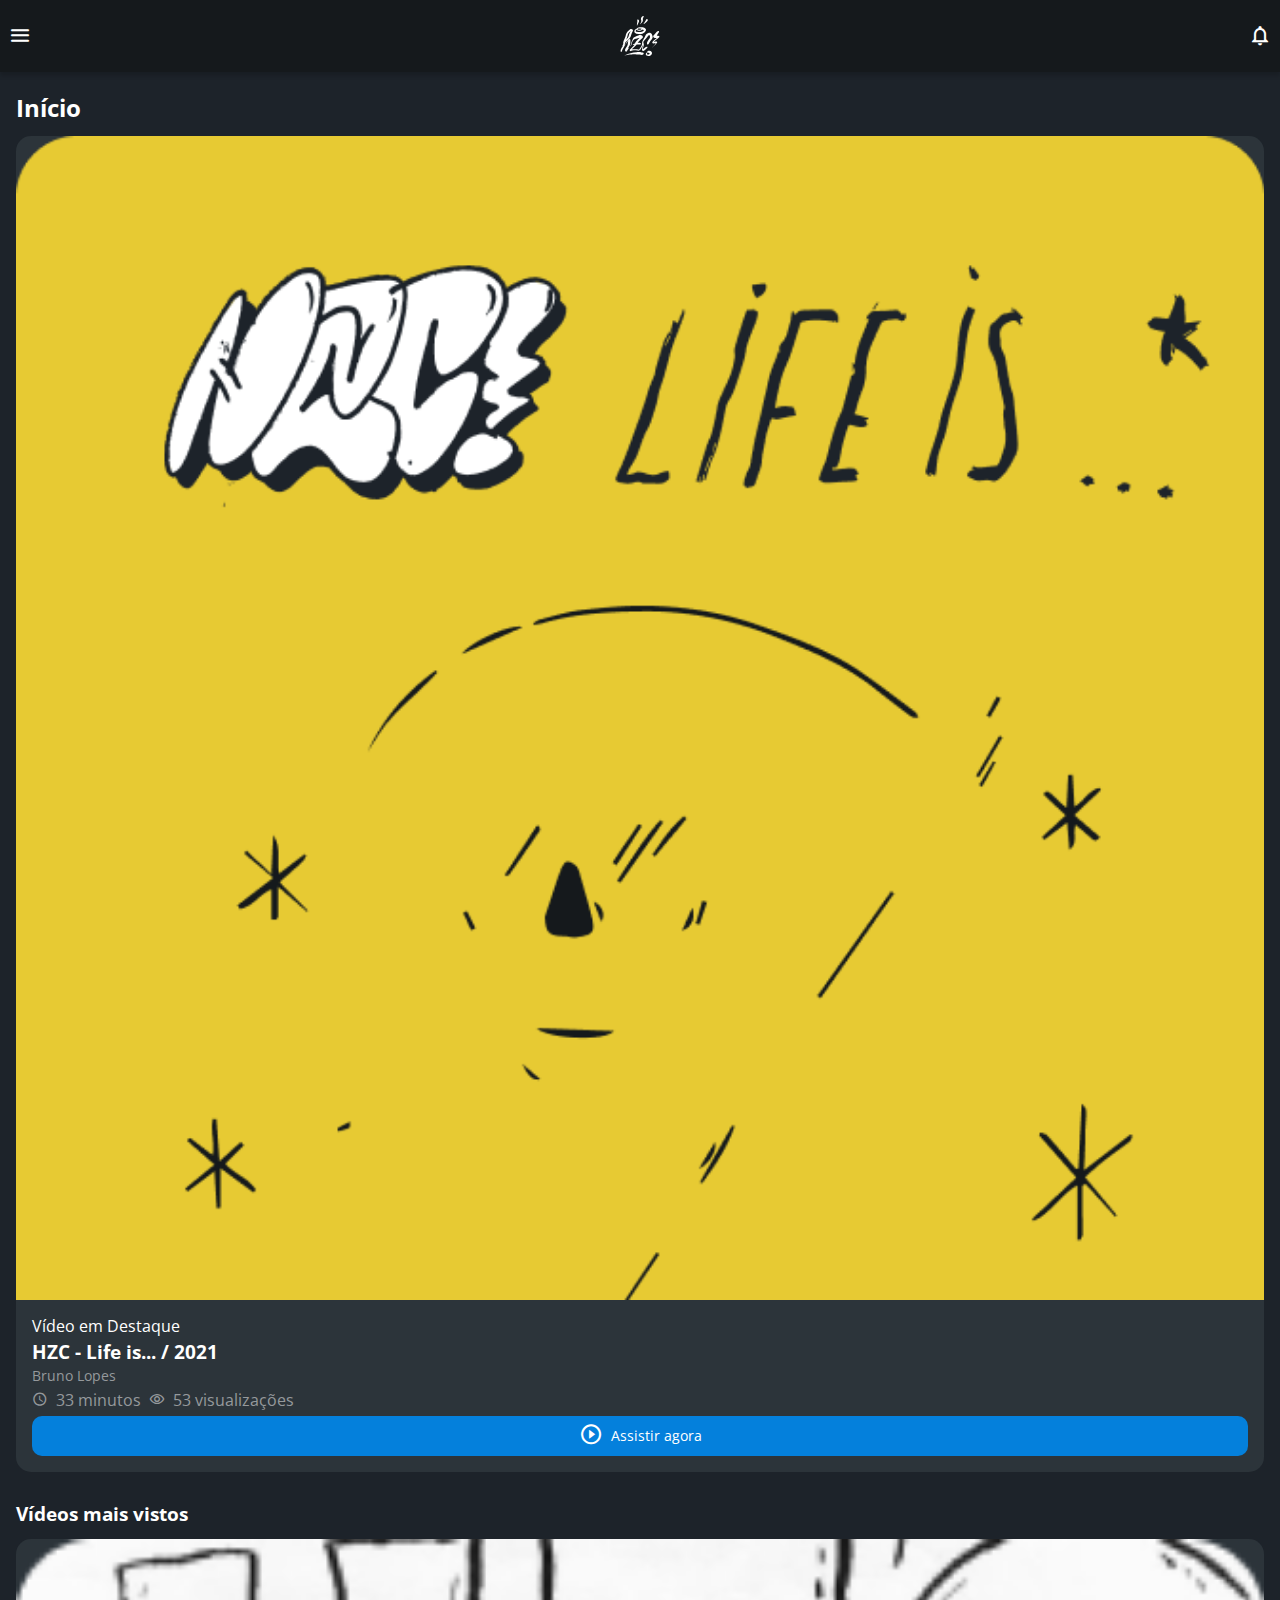
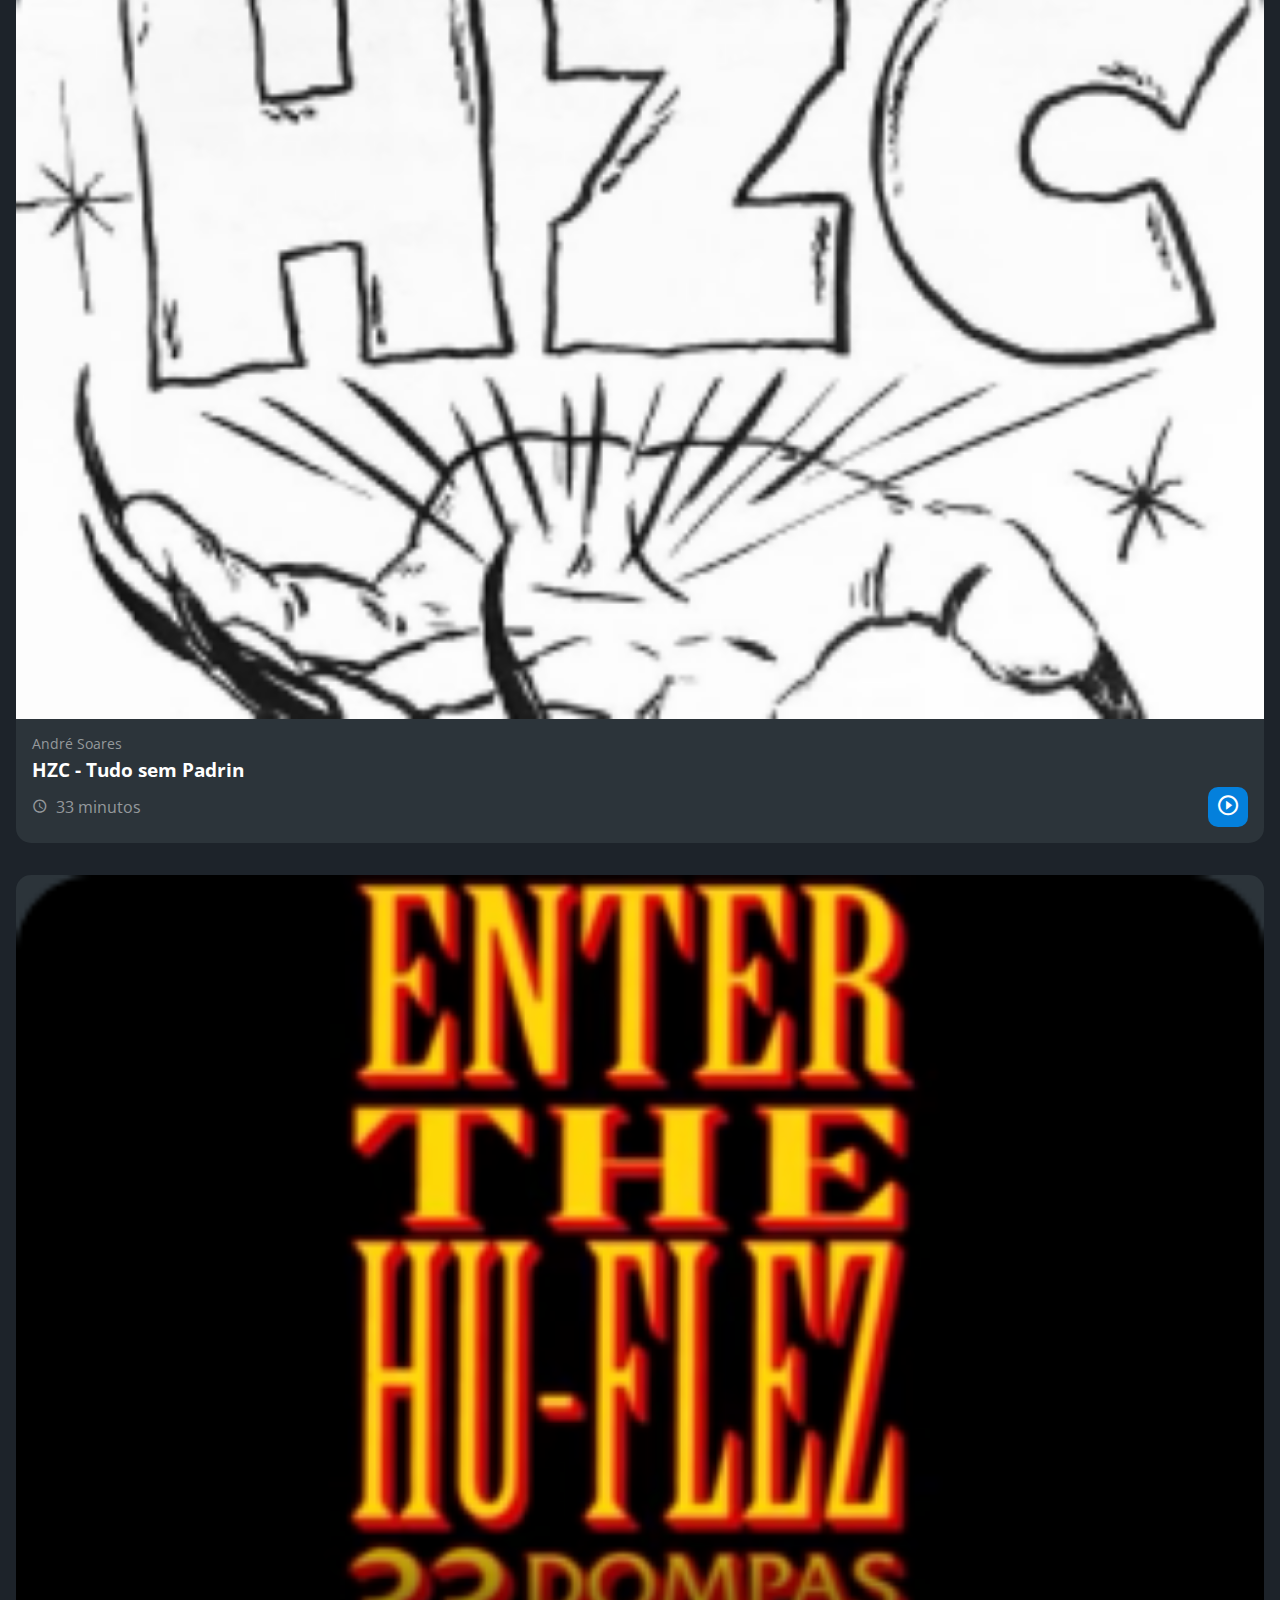
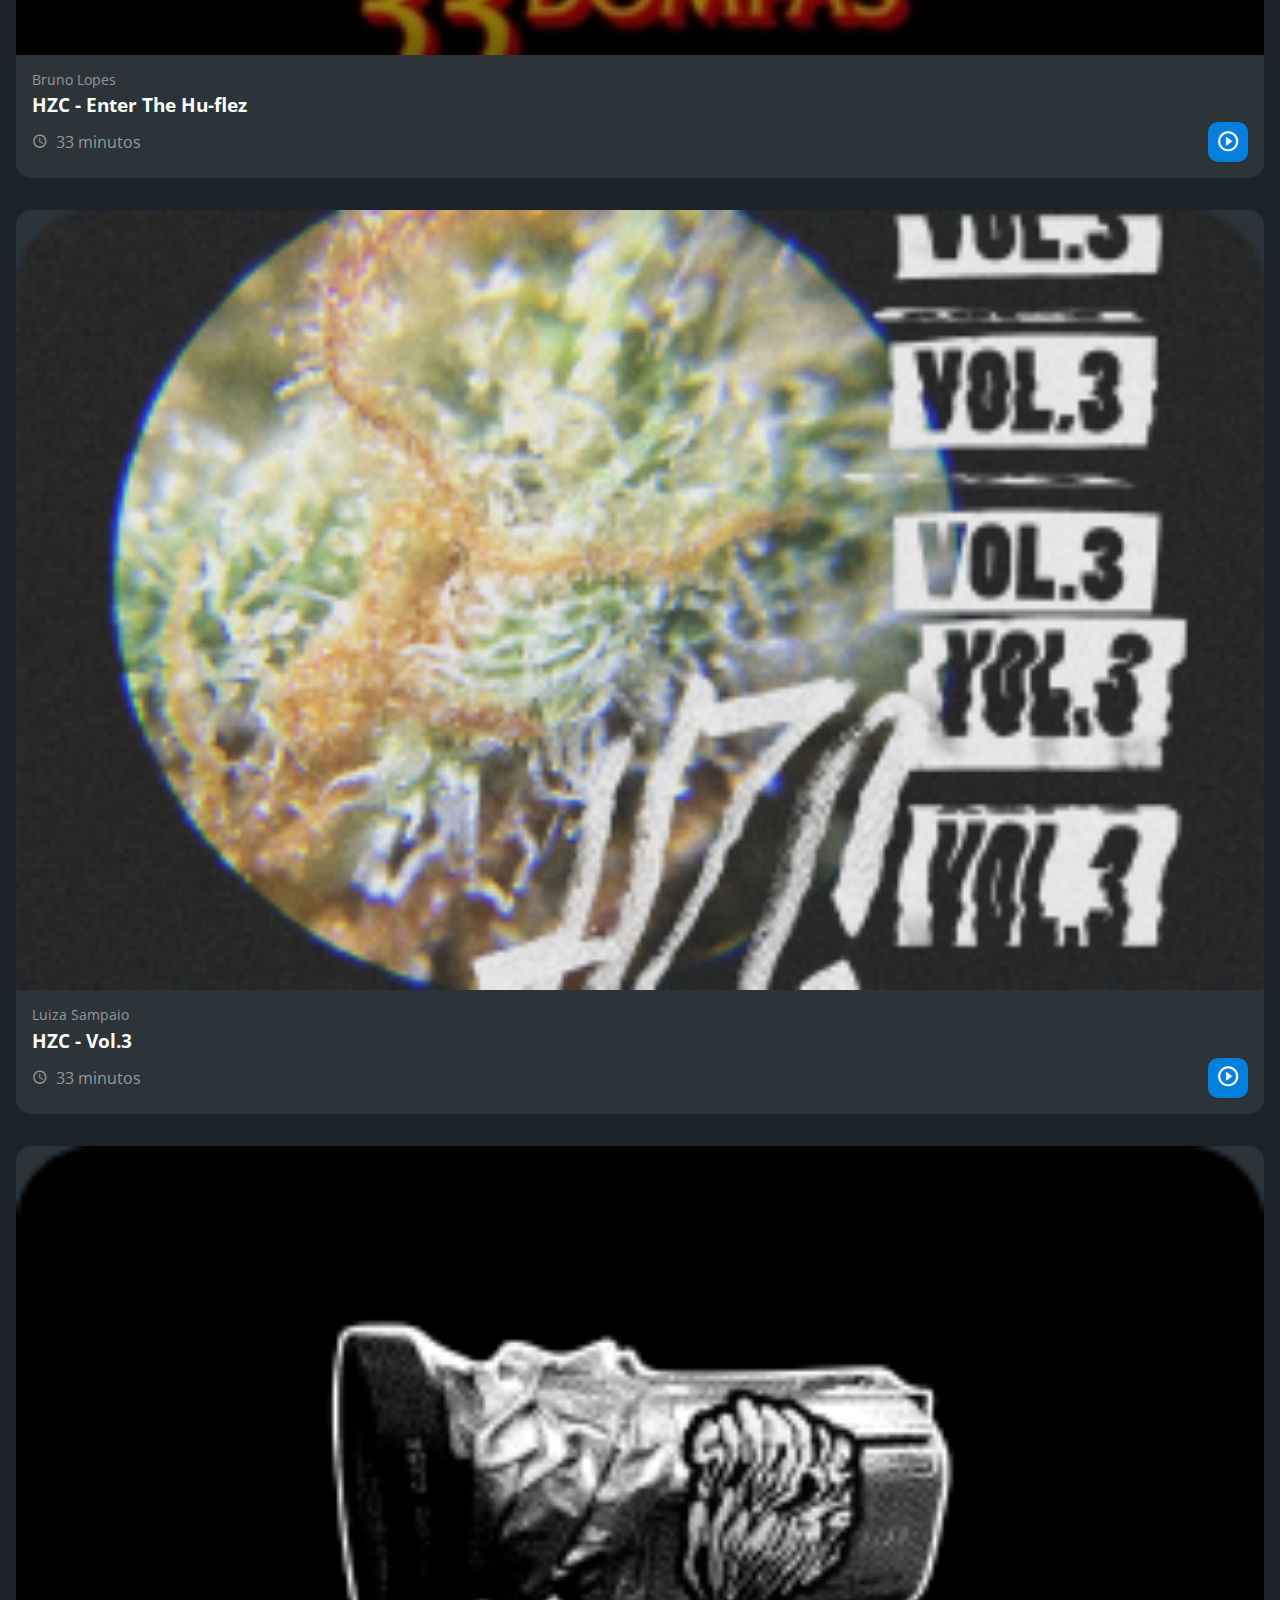
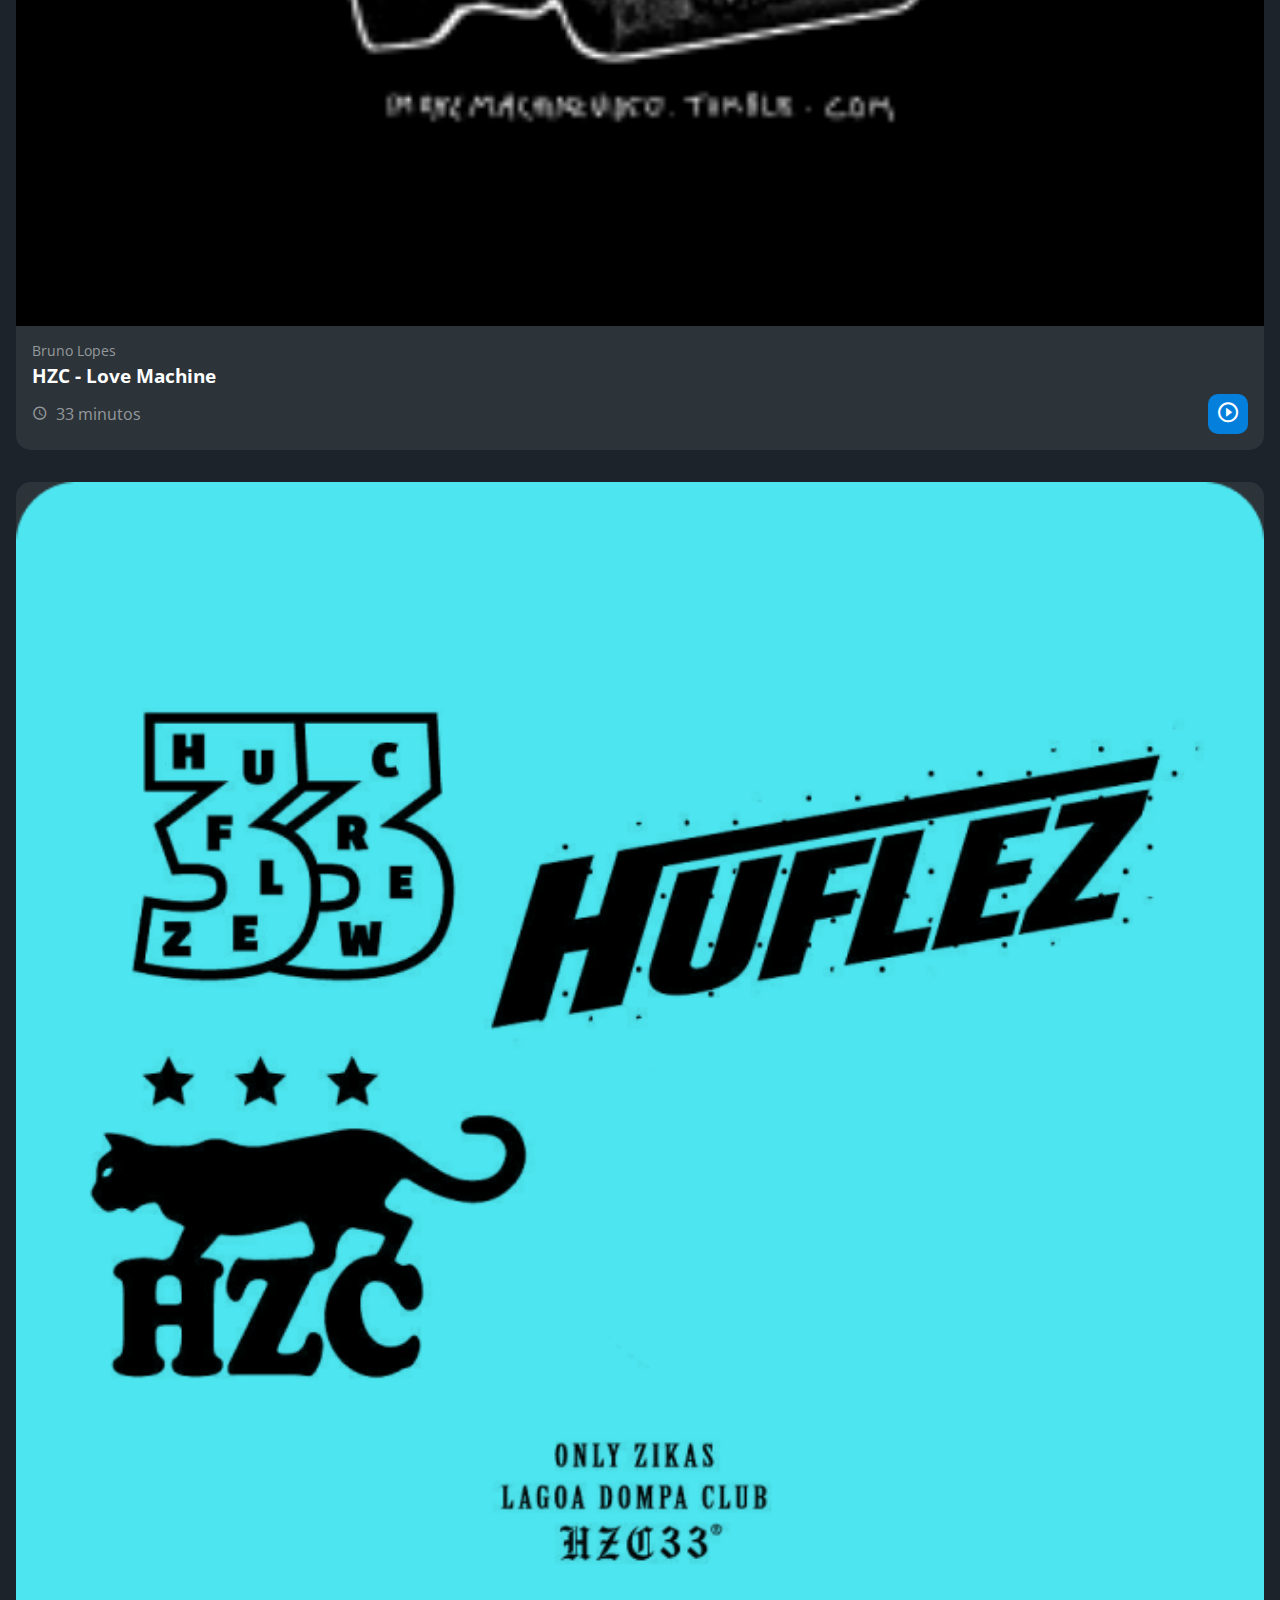
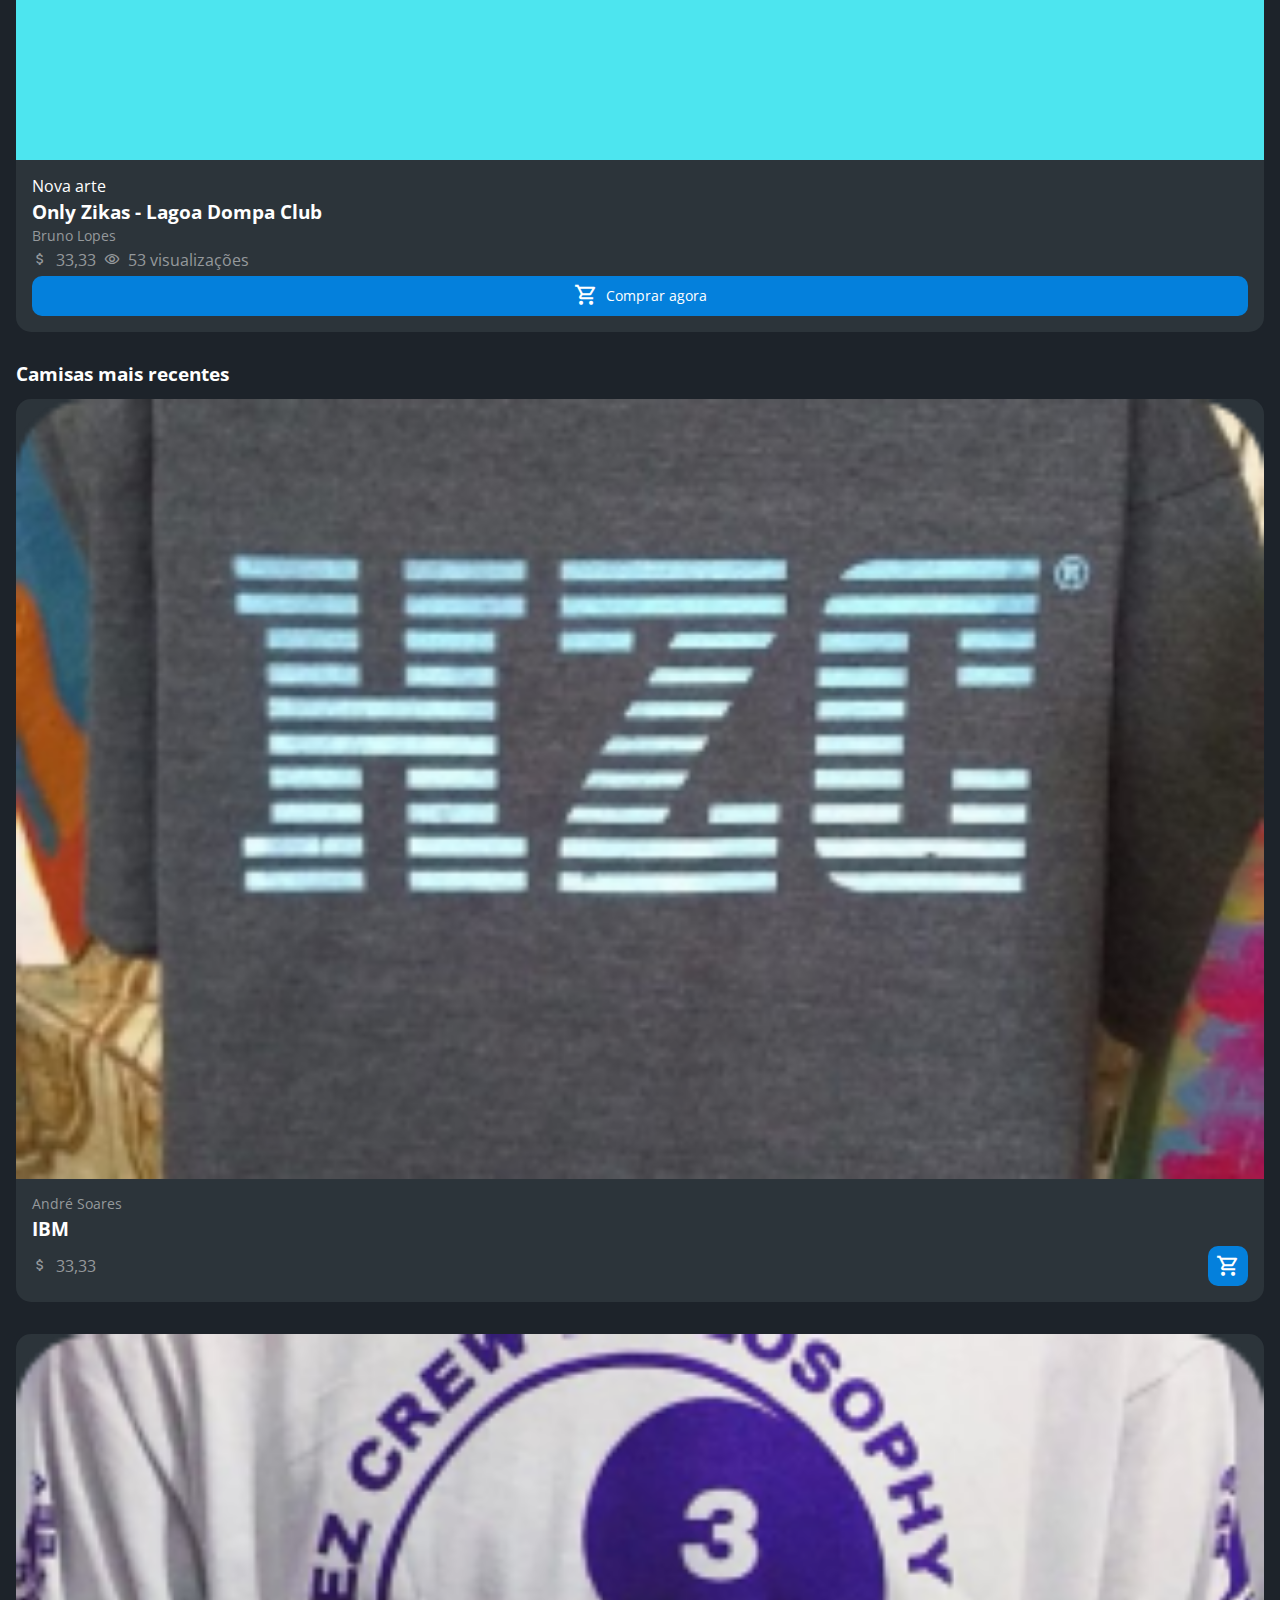
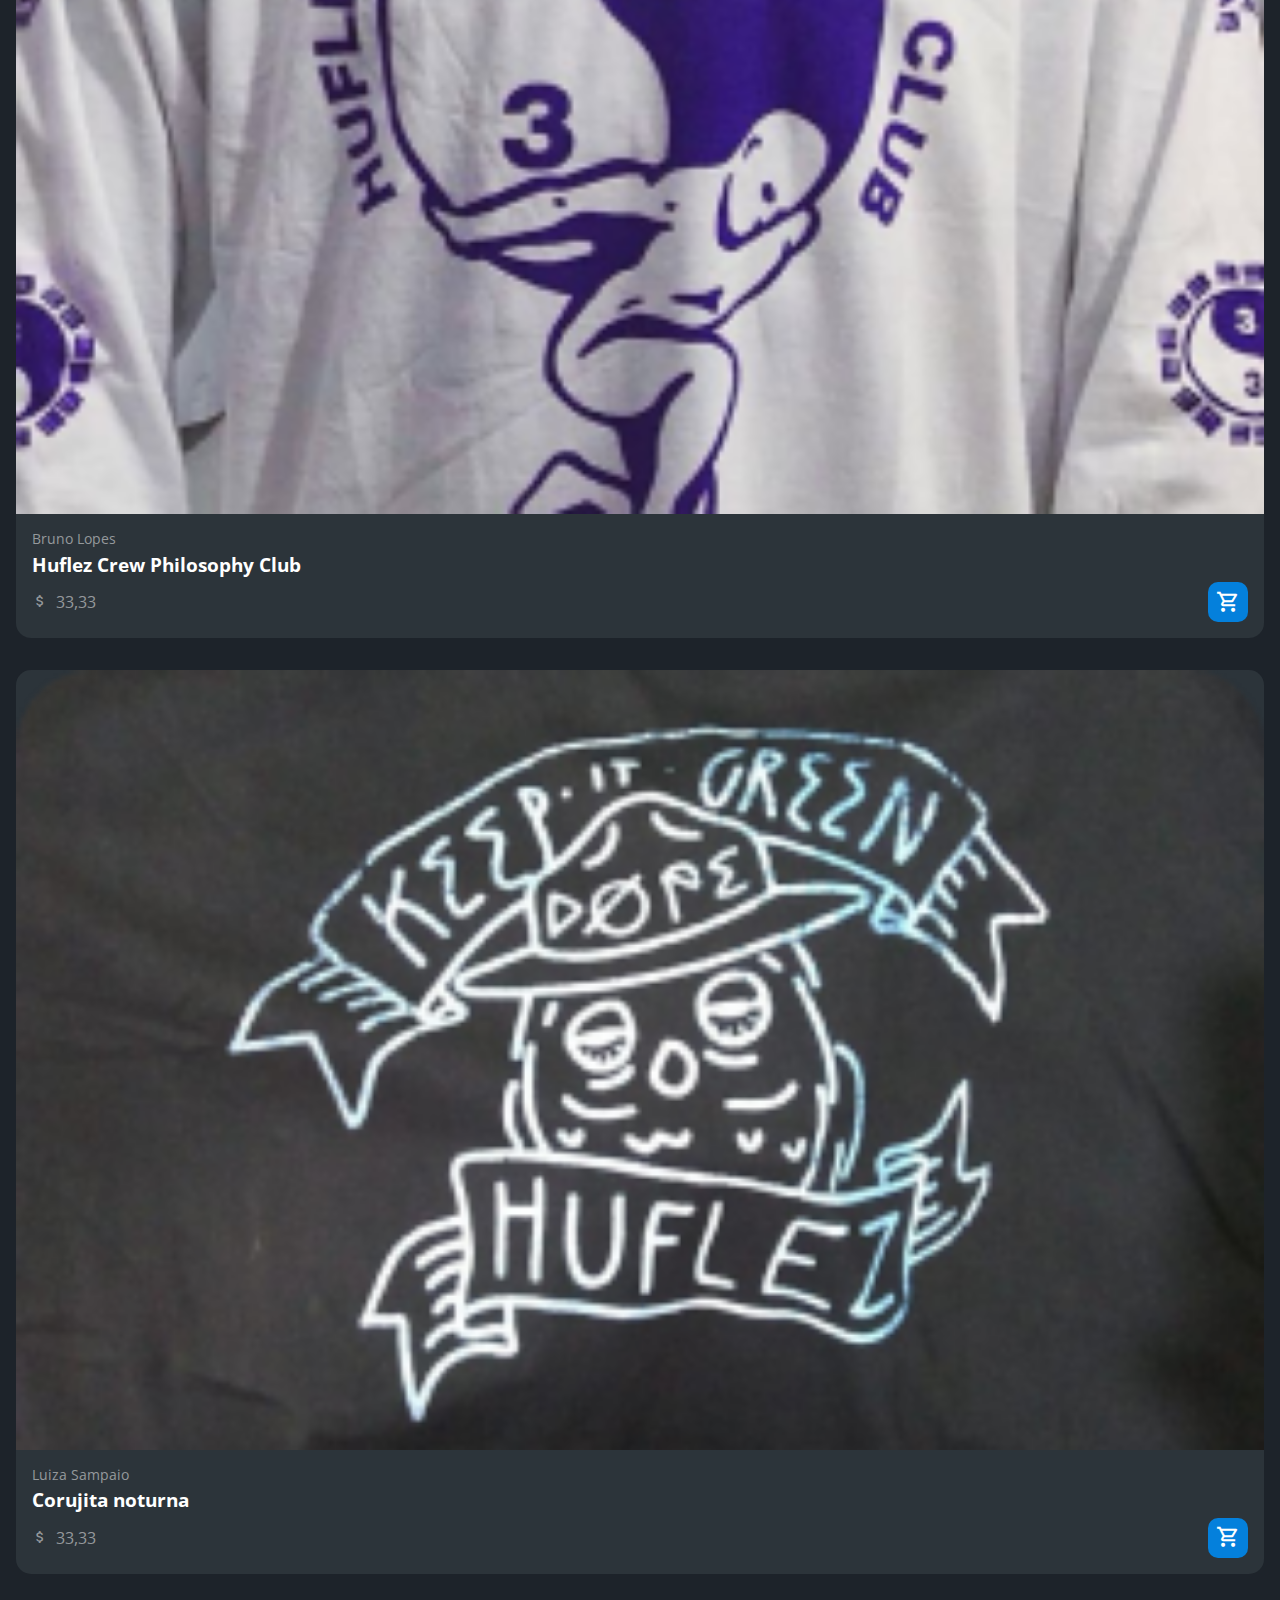
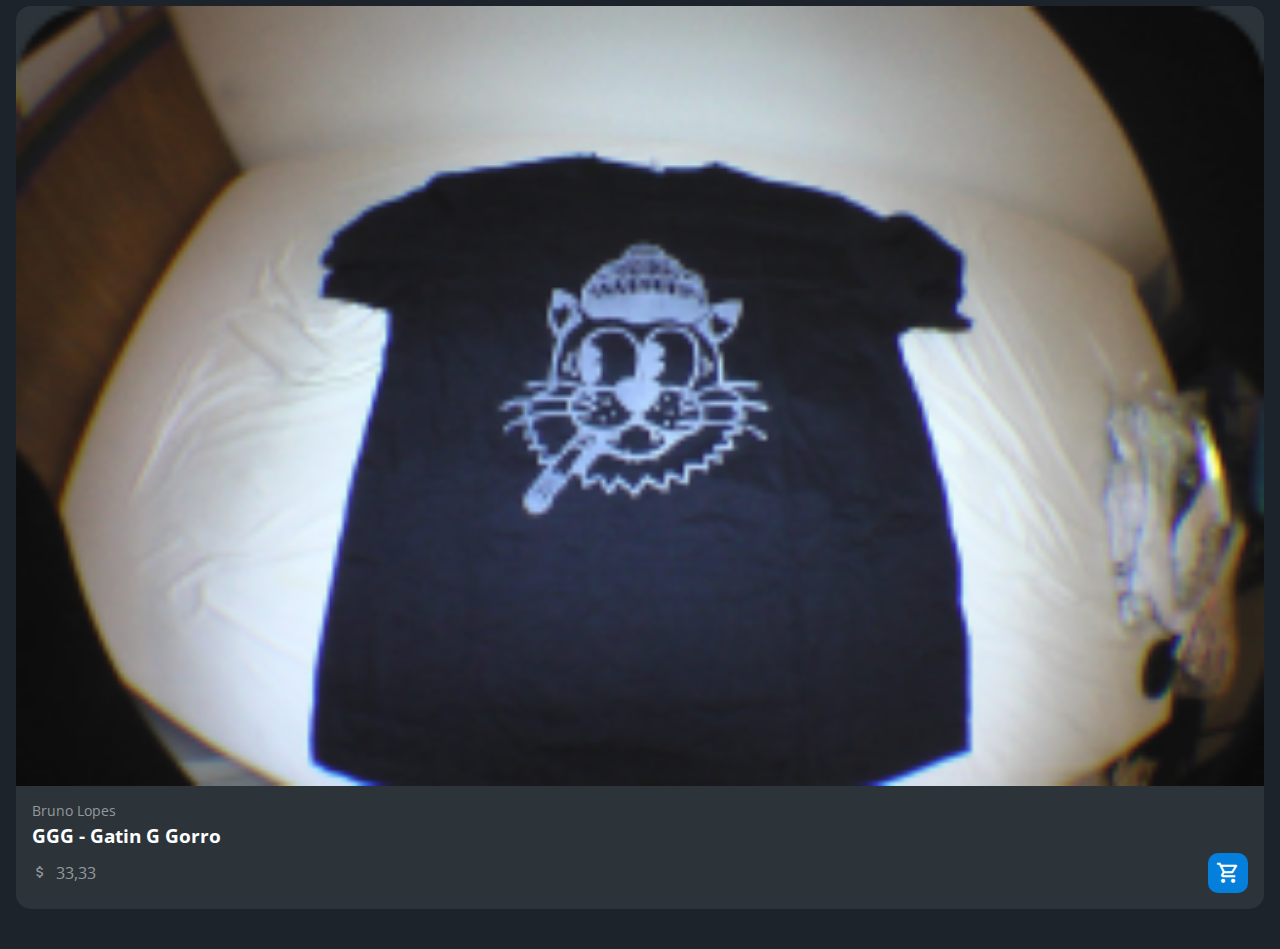
<file: index.html>
<!DOCTYPE html>
<html>
	<head>
		<meta charset="utf-8">
		<meta name="viewport" content="width=device-width, initial-scale=1">
		<title>HZC | Home</title>

		<link rel="preconnect" href="https://fonts.googleapis.com">
		<link rel="preconnect" href="https://fonts.gstatic.com" crossorigin>
		<link rel="stylesheet" href="https://fonts.googleapis.com/css2?family=Open+Sans:wght@400;600;700&display=swap">
		<link rel="stylesheet" href="assets/css/reset.css">
		<link rel="stylesheet" href="assets/css/stylos.css">
	</head>
	<body>
		<header class="header">
			<button class="header__menu" aria-label="menu"><i></i></button>
			<img src="assets/img/logo.svg" alt="Logotipo da HZC" class="header__logo">
			<p class="header__perfil">Bruno Lopes</p>
			<button class="header__notificacao" aria-label="Notificação"><i></i></button>
		</header>

		<nav class="menu-lateral">
			<img src="assets/img/logo.svg" alt="Logotipo da HZC" class="menu-lateral__logo">
			<a href="index.html" class="menu-lateral__link menu-lateral__link--inicio ">Início</a>
			<a href="videos.html" class="menu-lateral__link menu-lateral__link--videos">Videos</a>
			<a href="pico.html" class="menu-lateral__link menu-lateral__link--picos">Picos</a>
			<a href="#" class="menu-lateral__link menu-lateral__link--integrantes">Integrantes</a>
			<a href="#" class="menu-lateral__link menu-lateral__link--camisa">Camisa</a>
			<a href="#" class="menu-lateral__link menu-lateral__link--pinturas">Pinturas</a>
		</nav>

		<main class="principal">
			<h2 class="titulo-principal">Início</h2>

			<article class="cartao cartao--destaque destaque-video">
				<img src="assets/img/banner-mobile_1.png" alt="Banner do Cartao" class="cartao__imagem cartao__imagem--mobile">
				<img src="assets/img/banner_1.png" alt="Banner do Cartao" class="cartao__imagem cartao__imagem--desktop">

				<div class="cartao__conteudo">
					<p class="cartao__destaque">Vídeo em Destaque</p>
					<h3 class="cartao__titulo">HZC - Life is... / 2021</h3>
					<p class="cartao__perfil">Bruno Lopes</p>
					<p class="cartao__info cartao__info--tempo">33 minutos</p>
					<p class="cartao__info cartao__info--visu">53 visualizações</p>
					<button class="cartao__botao cartao__botao--play cartao__botao--destaque">Assistir agora</button>
				</div>
			</article>

			<article class="cartao cartao--recentes video-recente">
				<h3 class="cartao__titulo">Vídeos recentes</h3>
				<a href="#" class="cartao__link">Ver todos</a>
				<ul class="cartao__lista">
					<li class="cartao__item">
						<img src="assets/img/miniatura_1.png" alt="Thumbnail" class="cartao__item-thumbnail">
						<h4 class="cartao_item-titulo">HZC - Love Machine</h4>
						<p class="cartao__item-perfil">Júlia Fonseca</p>
					</li>
					<li class="cartao__item">
						<img src="assets/img/miniatura_2.png" alt="Thumbnail" class="cartao__item-thumbnail">
						<h4 class="cartao_item-titulo">HZC - Vol.3</h4>
						<p class="cartao__item-perfil">Júlia Fonseca</p>
					</li>
					<li class="cartao__item">
						<img src="assets/img/miniatura_3.png" alt="Thumbnail" class="cartao__item-thumbnail">
						<h4 class="cartao_item-titulo">HZC - Pescaria na Urca</h4>
						<p class="cartao__item-perfil">Júlia Fonseca</p>
					</li>
					<li class="cartao__item">
						<img src="assets/img/miniatura_4.png" alt="Thumbnail" class="cartao__item-thumbnail">
						<h4 class="cartao_item-titulo">Vidalcoagi - Guerreiros do Asfalto</h4>
						<p class="cartao__item-perfil">Júlia Fonseca</p>
					</li>
					<li class="cartao__item">
						<img src="assets/img/miniatura_5.png" alt="Thumbnail" class="cartao__item-thumbnail">
						<h4 class="cartao_item-titulo">Vidalocagi - Não importa o nível</h4>
						<p class="cartao__item-perfil">Júlia Fonseca</p>
					</li>
				</ul>
			</article>

			<section class="secao secao-videos">
					<h3 class="titulo-secao">Vídeos mais vistos</h3>

				<article class="cartao cartao--destaque">
					<img src="assets/img/video_1.png" alt="video" class="cartao__imagem">

					<div class="cartao__conteudo">
						<p class="cartao__perfil">André Soares</p>
						<h3 class="cartao__titulo">HZC - Tudo sem Padrin</h3>
						<p class="cartao__info cartao__info--tempo">33 minutos</p>
						<button class="cartao__botao cartao__botao--play" aria-label="Assistir agora"></button>
					</div>
				</article>

				<article class="cartao cartao--destaque">
					<img src="assets/img/video_2.png" alt="video" class="cartao__imagem">

					<div class="cartao__conteudo">
						<p class="cartao__perfil">Bruno Lopes</p>
						<h3 class="cartao__titulo">HZC - Enter The Hu-flez</h3>
						<p class="cartao__info cartao__info--tempo">33 minutos</p>
						<button class="cartao__botao cartao__botao--play" aria-label="Assistir agora"></button>
					</div>
				</article>

				<article class="cartao cartao--destaque">
					<img src="assets/img/video_3.png" alt="video" class="cartao__imagem">

					<div class="cartao__conteudo">
						<p class="cartao__perfil">Luiza Sampaio</p>
						<h3 class="cartao__titulo">HZC - Vol.3</h3>
						<p class="cartao__info cartao__info--tempo">33 minutos</p>
						<button class="cartao__botao cartao__botao--play" aria-label="Assistir agora"></button>
					</div>
				</article>

				<article class="cartao cartao--destaque">
					<img src="assets/img/video_4.png" alt="video" class="cartao__imagem">

					<div class="cartao__conteudo">
						<p class="cartao__perfil">Bruno Lopes</p>
						<h3 class="cartao__titulo">HZC - Love Machine</h3>
						<p class="cartao__info cartao__info--tempo">33 minutos</p>
						<button class="cartao__botao cartao__botao--play" aria-label="Assistir agora"></button>
					</div>
				</article>
			</section>

			<article class="cartao cartao--recentes produto-recente">
				<h3 class="cartao__titulo">Vídeos recentes</h3>
				<a href="#" class="cartao__link">Ver todos</a>
				<ul class="cartao__lista">
					<li class="cartao__item">
						<img src="assets/img/Rectangle 97.png" alt="Thumbnail" class="cartao__item-thumbnail">
						<h4 class="cartao_item-titulo">Sem título 01</h4>
						<p class="cartao__item-perfil">Antonio Tebyriçá</p>
					</li>
					<li class="cartao__item">
						<img src="assets/img/Rectangle 97 (1).png" alt="Thumbnail" class="cartao__item-thumbnail">
						<h4 class="cartao_item-titulo">Sem título 02</h4>
						<p class="cartao__item-perfil">Antonio Tebyriçá</p>
					</li>
					<li class="cartao__item">
						<img src="assets/img/Rectangle 97 (2).png" alt="Thumbnail" class="cartao__item-thumbnail">
						<h4 class="cartao_item-titulo">Segurança</h4>
						<p class="cartao__item-perfil">Raphael Gibson</p>
					</li>
					<li class="cartao__item">
						<img src="assets/img/Rectangle 97 (3).png" alt="Thumbnail" class="cartao__item-thumbnail">
						<h4 class="cartao_item-titulo">Malunguisse</h4>
						<p class="cartao__item-perfil">Carolina Canavarro</p>
					</li>
					<li class="cartao__item">
						<img src="assets/img/Rectangle 97 (4).png" alt="Thumbnail" class="cartao__item-thumbnail">
						<h4 class="cartao_item-titulo">Coroa da converse</h4>
						<p class="cartao__item-perfil">Nikolas de Murtas</p>
					</li>
					<li class="cartao__item">
						<img src="assets/img/Rectangle 97 (5).png" alt="Thumbnail" class="cartao__item-thumbnail">
						<h4 class="cartao_item-titulo">Segurança</h4>
						<p class="cartao__item-perfil">Raphael Gibson</p>
					</li>
					<li class="cartao__item">
						<img src="assets/img/Rectangle 97.png" alt="Thumbnail" class="cartao__item-thumbnail">
						<h4 class="cartao_item-titulo">Sem título 03</h4>
						<p class="cartao__item-perfil">Antonio Tebyriçá</p>
					</li>
				</ul>
			</article>

			<article class="cartao cartao--destaque destaque-produto">
				<img src="assets/img/banner-mobile_2.png" alt="Banner do Cartao" class="cartao__imagem cartao__imagem--mobile">
				<img src="assets/img/banner_2.png" alt="Banner do Cartao" class="cartao__imagem cartao__imagem--desktop">

				<div class="cartao__conteudo">
					<p class="cartao__destaque">Nova arte</p>
					<h3 class="cartao__titulo">Only Zikas - Lagoa Dompa Club</h3>
					<p class="cartao__perfil">Bruno Lopes</p>
					<p class="cartao__info cartao__info--preco">33,33</p>
					<p class="cartao__info cartao__info--visu">53 visualizações</p>
					<button class="cartao__botao cartao__botao--compra cartao__botao--destaque">Comprar agora</button>
				</div>
			</article>

			<section class="secao secao-produto">
					<h3 class="titulo-secao">Camisas mais recentes</h3>

				<article class="cartao cartao--destaque">
					<img src="assets/img/produto_1.png" alt="video" class="cartao__imagem">

					<div class="cartao__conteudo">
						<p class="cartao__perfil">André Soares</p>
						<h3 class="cartao__titulo">IBM</h3>
						<p class="cartao__info cartao__info--preco">33,33</p>
						<button class="cartao__botao cartao__botao--compra" aria-label="Assistir agora"></button>
					</div>
				</article>

				<article class="cartao cartao--destaque">
					<img src="assets/img/produto_2.png" alt="video" class="cartao__imagem">

					<div class="cartao__conteudo">
						<p class="cartao__perfil">Bruno Lopes</p>
						<h3 class="cartao__titulo">Huflez Crew Philosophy Club</h3>
						<p class="cartao__info cartao__info--preco">33,33</p>
						<button class="cartao__botao cartao__botao--compra" aria-label="Assistir agora"></button>
					</div>
				</article>

				<article class="cartao cartao--destaque">
					<img src="assets/img/produto_3.png" alt="video" class="cartao__imagem">

					<div class="cartao__conteudo">
						<p class="cartao__perfil">Luiza Sampaio</p>
						<h3 class="cartao__titulo">Corujita noturna</h3>
						<p class="cartao__info cartao__info--preco">33,33</p>
						<button class="cartao__botao cartao__botao--compra" aria-label="Assistir agora"></button>
					</div>
				</article>

				<article class="cartao cartao--destaque">
					<img src="assets/img/produto_4.png" alt="video" class="cartao__imagem">

					<div class="cartao__conteudo">
						<p class="cartao__perfil">Bruno Lopes</p>
						<h3 class="cartao__titulo">GGG - Gatin G Gorro</h3>
						<p class="cartao__info cartao__info--preco">33,33</p>
						<button class="cartao__botao cartao__botao--compra" aria-label="Assistir agora"></button>
					</div>
				</article>
			</section>
		</main>

		<script type="text/javascript" src="script.js"></script>
	</body>
</html>
</file>
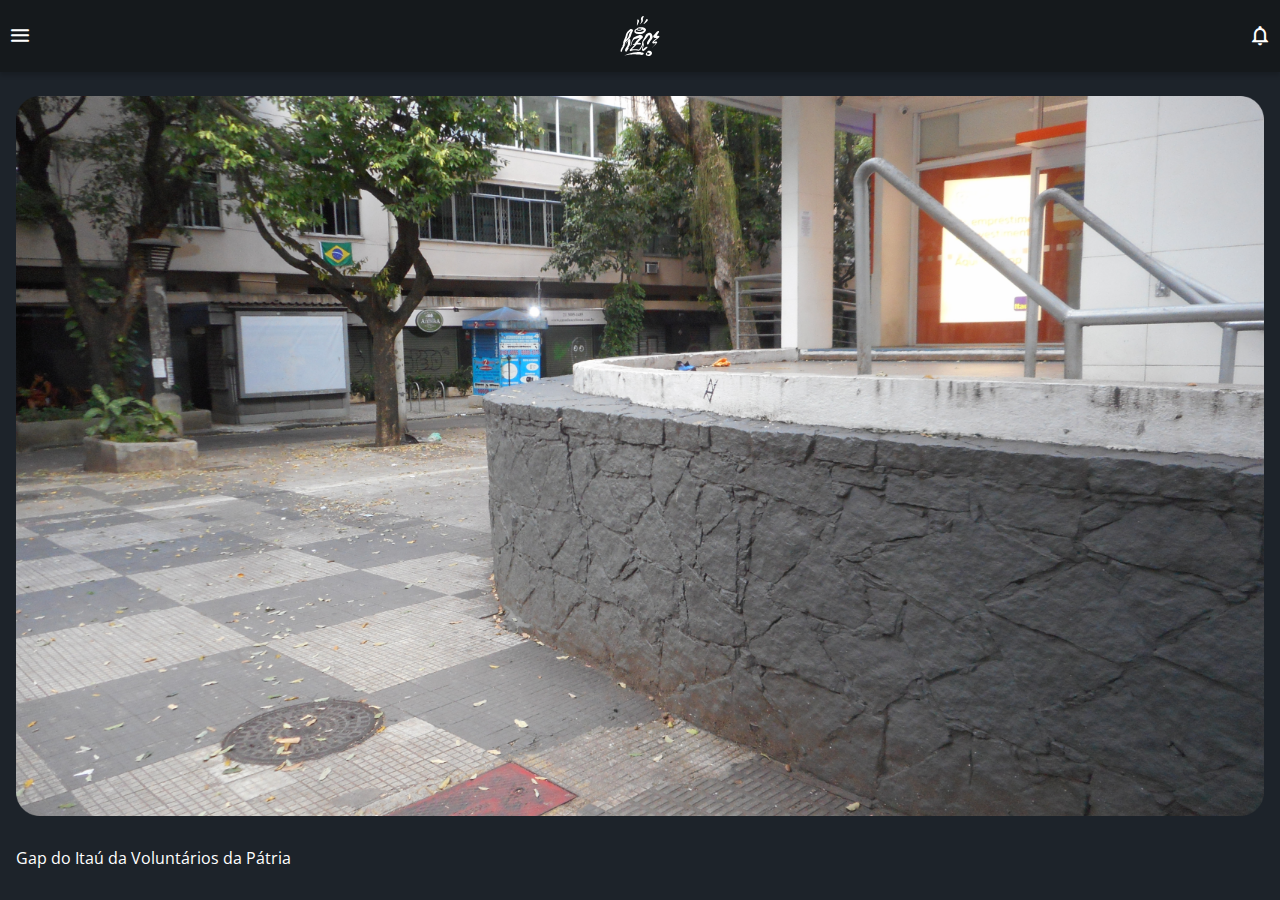
<file: _pico.html>
<!DOCTYPE html>
<html>
	<head>
		<meta charset="utf-8">
		<meta name="viewport" content="width=device-width, initial-scale=1">
		<title>HZC | Home</title>

		<link rel="preconnect" href="https://fonts.googleapis.com">
		<link rel="preconnect" href="https://fonts.gstatic.com" crossorigin>
		<link rel="stylesheet" href="https://fonts.googleapis.com/css2?family=Open+Sans:wght@400;600;700&display=swap">
		<link rel="stylesheet" href="assets/css/reset.css">
		<link rel="stylesheet" href="assets/css/_pico.css">
	</head>
	<body>
		<header class="header">
			<button class="header__menu" aria-label="menu"><i></i></button>
			<img src="assets/img/logo.svg" alt="Logotipo da HZC" class="header__logo">
			<p class="header__perfil">Bruno Lopes</p>
			<button class="header__notificacao" aria-label="Notificação"><i></i></button>
		</header>

		<nav class="menu-lateral">
			<img src="assets/img/logo.svg" alt="Logotipo da HZC" class="menu-lateral__logo">
			<a href="index.html" class="menu-lateral__link menu-lateral__link--inicio menu-lateral__link--ativo">Início</a>
			<a href="videos.html" class="menu-lateral__link menu-lateral__link--videos">Videos</a>
			<a href="pico.html" class="menu-lateral__link menu-lateral__link--picos">Picos</a>
			<a href="#" class="menu-lateral__link menu-lateral__link--integrantes">Integrantes</a>
			<a href="#" class="menu-lateral__link menu-lateral__link--camisa">Camisa</a>
			<a href="#" class="menu-lateral__link menu-lateral__link--pinturas">Pinturas</a>
		</nav>

		<main class="principal">

			<article class="cartao cartao--destaque destaque-video">
				<img src="assets/img/Rectangle 5 (4).png" alt="Banner do Pico" class="cartao__imagem">
			</article>

			<article class="cartao cartao--recentes video-recente">
				<h3 class="titulo-secao titulo-secao-pico">Outros picos similares</h3>
				
				<article class="cartao cartao--destaque pico">
					<img src="assets/img/video_1.png" alt="video" class="cartao__imagem">

					<div class="cartao__conteudo">
						<p class="cartao__perfil">Bruno Lopes</p>
						<h3 class="cartao__titulo">Gap do Itaú da Voluntários da Pátria</h3>
						<p class="cartao__info cartao__info--visu">53 visualizações</p>
						<button class="cartao__botao cartao__botao--pico" aria-label="Assistir agora"></button>
					</div>
				</article>

				<article class="cartao cartao--destaque pico">
					<img src="assets/img/video_2.png" alt="video" class="cartao__imagem">

					<div class="cartao__conteudo">
						<p class="cartao__perfil">Luiza Sampaio</p>
						<h3 class="cartao__titulo">Gap com mureta da Voluntários</h3>
						<p class="cartao__info cartao__info--visu">53 visualizações</p>
						<button class="cartao__botao cartao__botao--pico" aria-label="Assistir agora"></button>
					</div>
				</article>

				<article class="cartao cartao--destaque pico">
					<img src="assets/img/video_3.png" alt="video" class="cartao__imagem">

					<div class="cartao__conteudo">
						<p class="cartao__perfil">André Soares</p>
						<h3 class="cartao__titulo">Rampa da entrada do túnel Rebouças</h3>
						<p class="cartao__info cartao__info--visu">53 visualizações</p>
						<button class="cartao__botao cartao__botao--pico" aria-label="Assistir agora"></button>
					</div>
				</article>

				<article class="cartao cartao--destaque pico">
					<img src="assets/img/video_4.png" alt="video" class="cartao__imagem">

					<div class="cartao__conteudo">
						<p class="cartao__perfil">Júlia Fonseca</p>
						<h3 class="cartao__titulo">Wallride de pedra portuguesa da FGP</h3>
						<p class="cartao__info cartao__info--visu">53 visualizações</p>
						<button class="cartao__botao cartao__botao--pico" aria-label="Assistir agora"></button>
					</div>
				</article>
			</article>

			<section class="secao secao-videos">
					<h1 class="titulo-gap">Gap do Itaú da Voluntários da Pátria</h1>

			
			</section>
		</main>

		<script type="text/javascript" src="script.js"></script>
	</body>
</html>
</file>
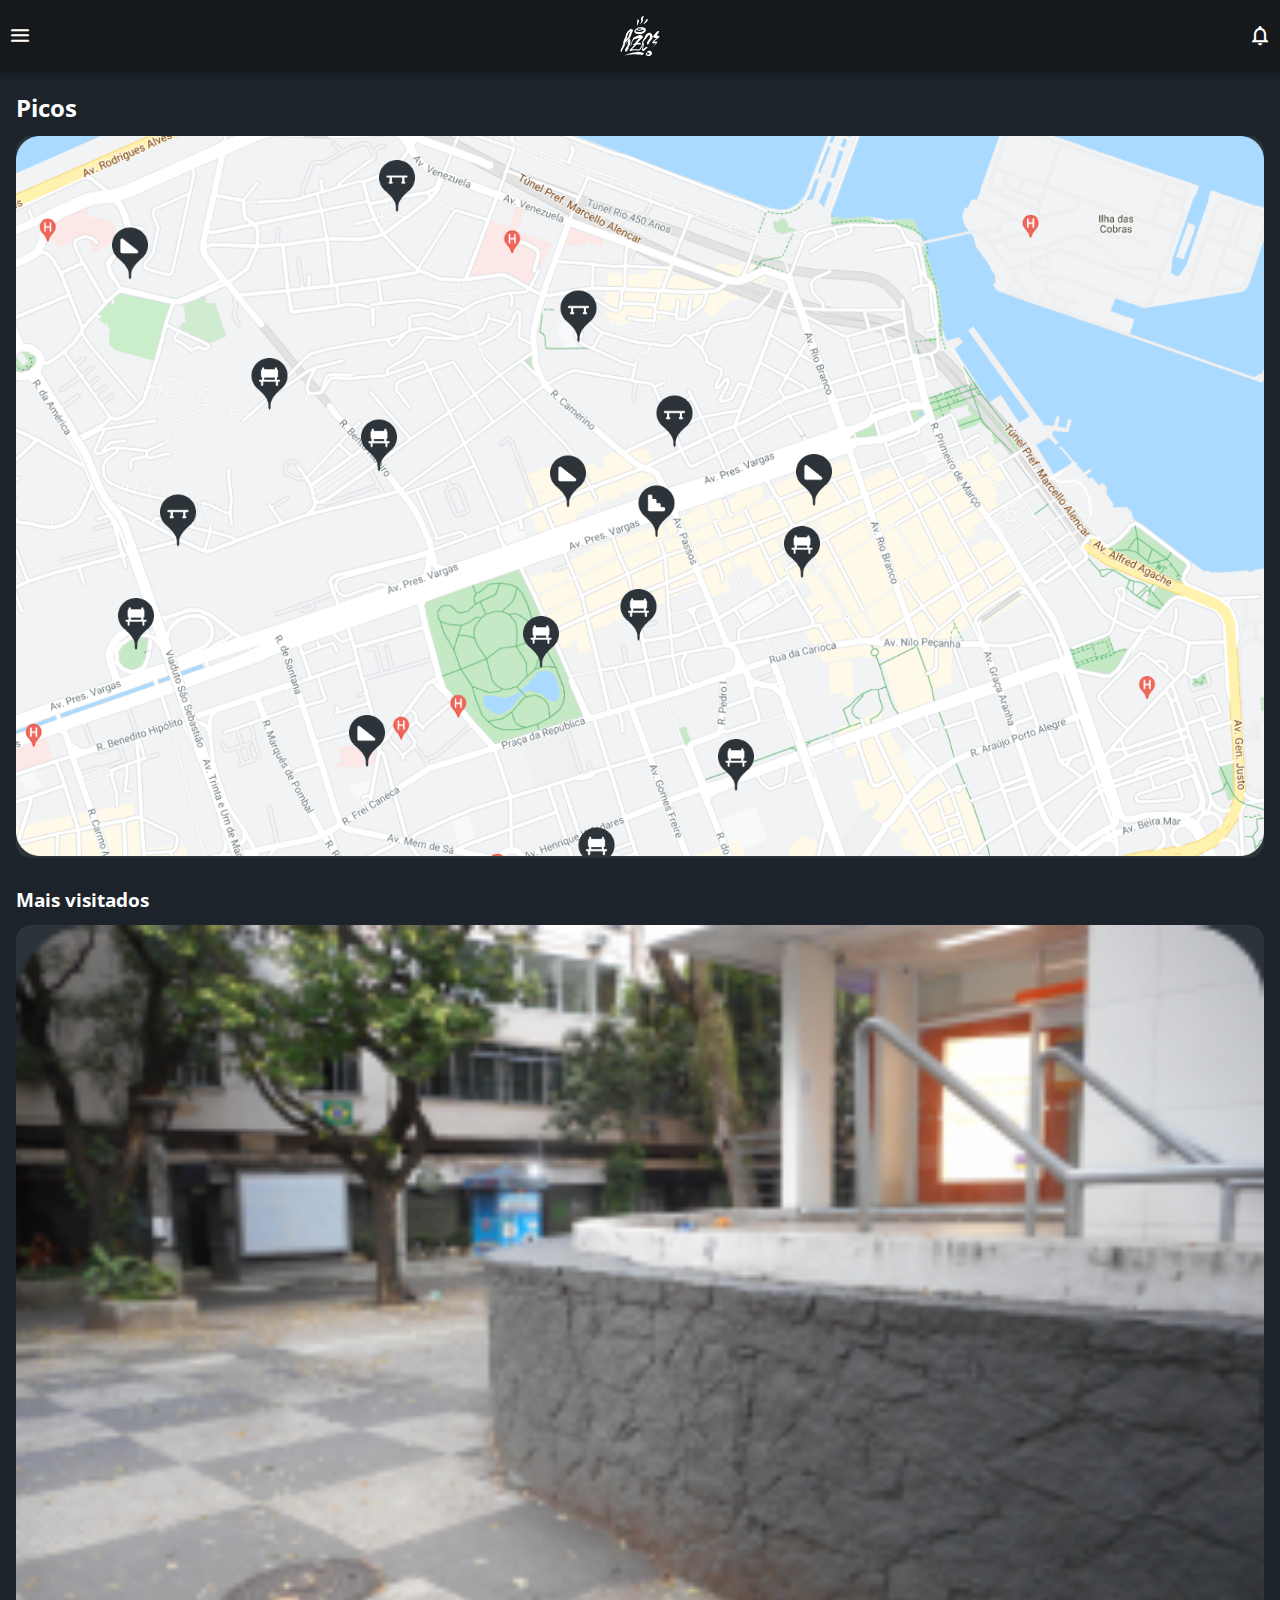
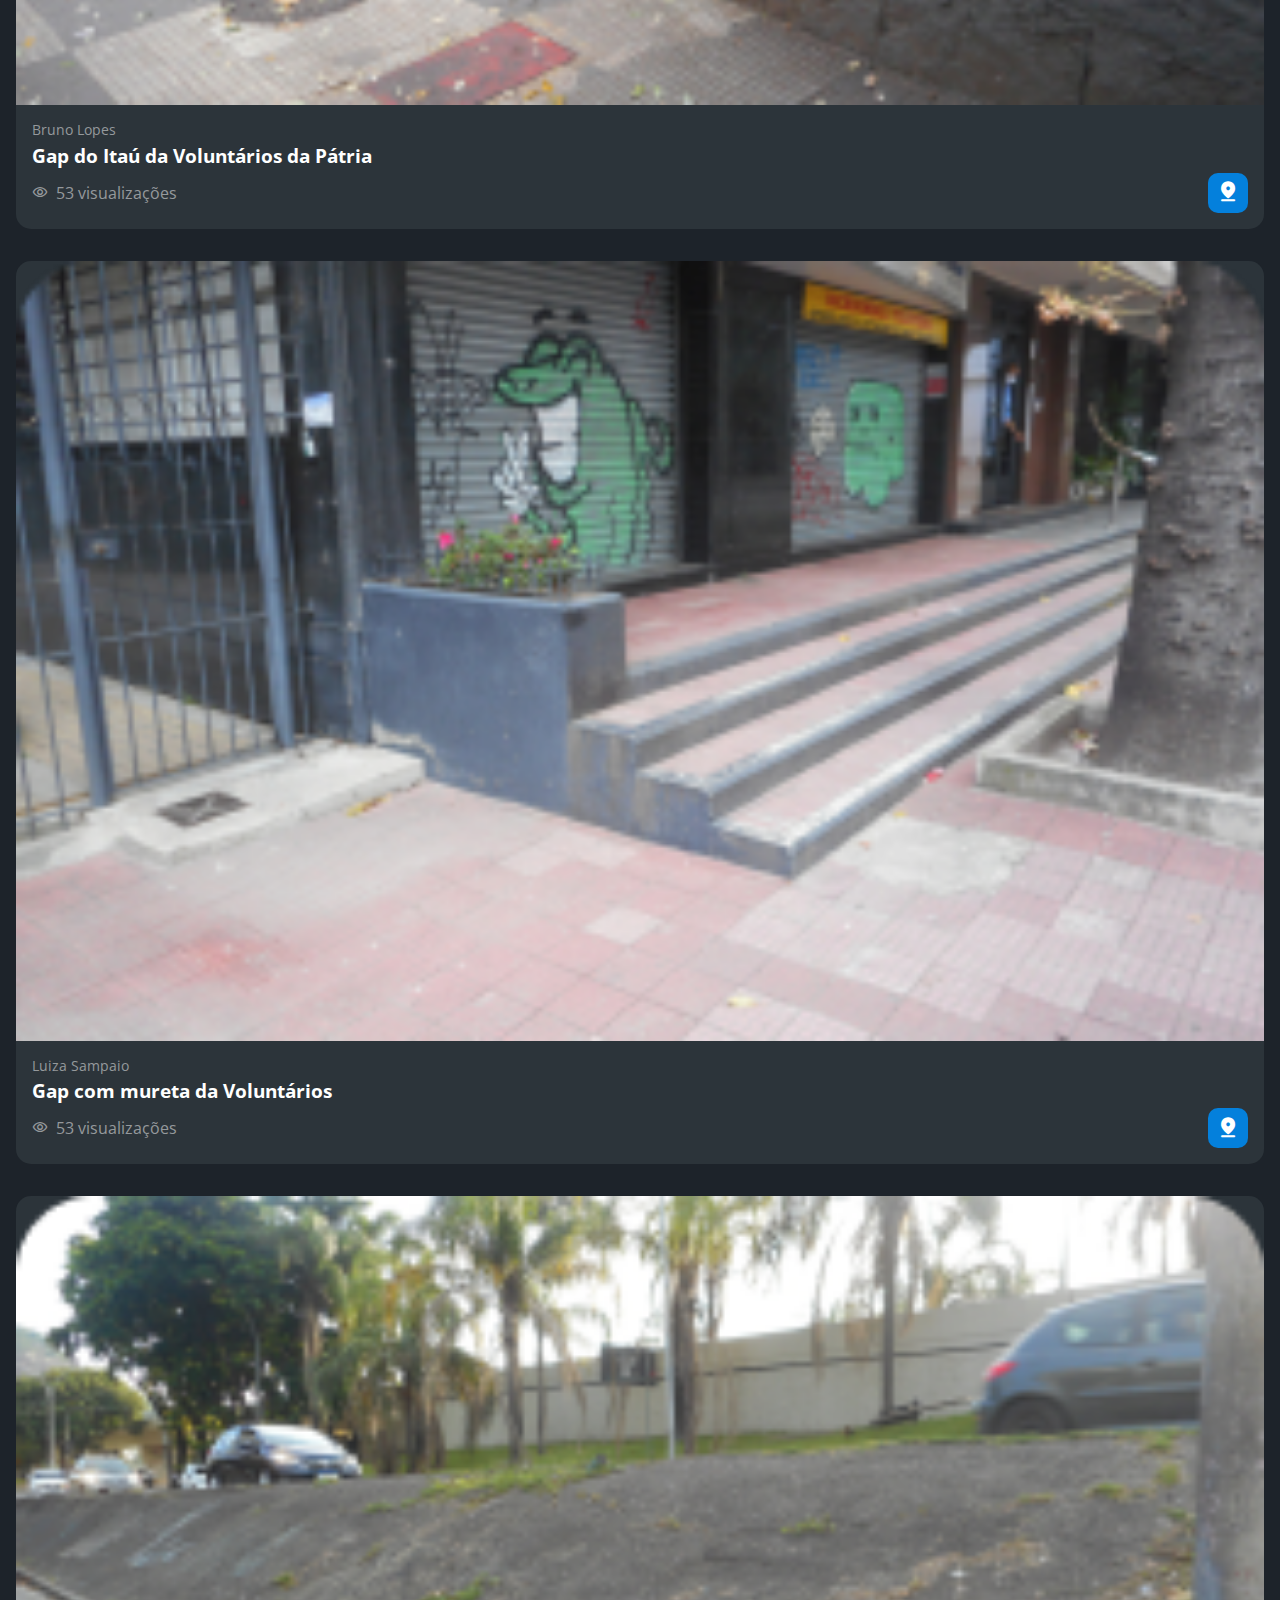
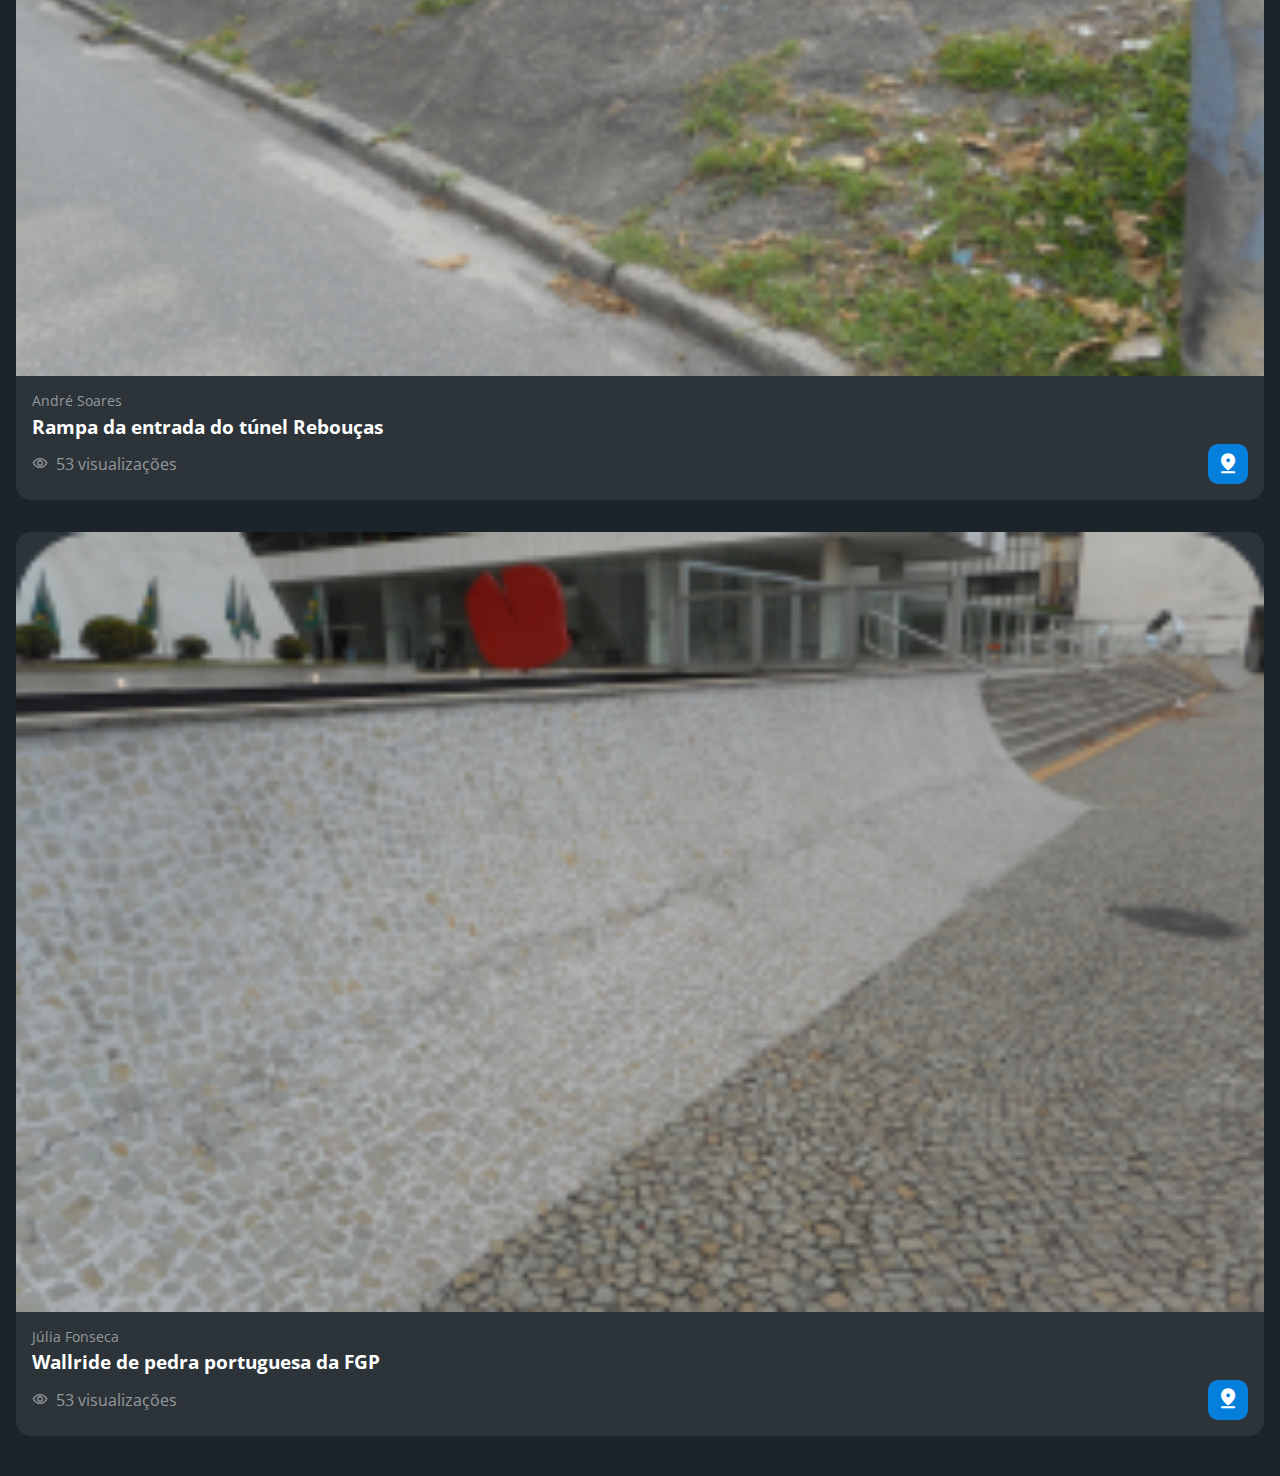
<file: pico.html>
<!DOCTYPE html>
<html>
	<head>
		<meta charset="utf-8">
		<meta name="viewport" content="width=device-width, initial-scale=1">
		<title>HZC | Home</title>

		<link rel="preconnect" href="https://fonts.googleapis.com">
		<link rel="preconnect" href="https://fonts.gstatic.com" crossorigin>
		<link rel="stylesheet" href="https://fonts.googleapis.com/css2?family=Open+Sans:wght@400;600;700&display=swap">
		<link rel="stylesheet" href="assets/css/reset.css">
		<link rel="stylesheet" href="assets/css/stylos.css">
	</head>
	<body>
		<header class="header">
			<button class="header__menu" aria-label="menu"><i></i></button>
			<img src="assets/img/logo.svg" alt="Logotipo da HZC" class="header__logo">
			<p class="header__perfil">Bruno Lopes</p>
			<button class="header__notificacao" aria-label="Notificação"><i></i></button>
		</header>

		<nav class="menu-lateral">
			<img src="assets/img/logo.svg" alt="Logotipo da HZC" class="menu-lateral__logo">
			<a href="index.html" class="menu-lateral__link menu-lateral__link--inicio menu-lateral__link--ativo">Início</a>
			<a href="videos.html" class="menu-lateral__link menu-lateral__link--videos">Videos</a>
			<a href="pico.html" class="menu-lateral__link menu-lateral__link--picos">Picos</a>
			<a href="#" class="menu-lateral__link menu-lateral__link--integrantes">Integrantes</a>
			<a href="#" class="menu-lateral__link menu-lateral__link--camisa">Camisa</a>
			<a href="#" class="menu-lateral__link menu-lateral__link--pinturas">Pinturas</a>
		</nav>

		<main class="principal">
			<h2 class="titulo-principal">Picos</h2>

			<article class="cartao cartao--destaque destaque-video">
				<img src="assets/img/mapa-picos.png" alt="Banner do Pico" class="cartao__imagem">
			</article>

			<article class="cartao cartao--recentes video-recente">
				<h3 class="cartao__titulo">Favoritos</h3>
				<a href="#" class="cartao__link">Ver todos</a>
				<ul class="cartao__lista">
					<li class="cartao__item">
						<img src="assets/img/Rectangle 97 (6).png" alt="Thumbnail" class="cartao__item-thumbnail">
						<h4 class="cartao_item-titulo">Wallride da FGP</h4>
						<p class="cartao__item-perfil">Júlia Fonseca</p>
					</li>
					<li class="cartao__item">
						<img src="assets/img/Rectangle 97 (7).png" alt="Thumbnail" class="cartao__item-thumbnail">
						<h4 class="cartao_item-titulo">Borda de valores</h4>
						<p class="cartao__item-perfil">Júlia Fonseca</p>
					</li>
					<li class="cartao__item">
						<img src="assets/img/Rectangle 97 (8).png" alt="Thumbnail" class="cartao__item-thumbnail">
						<h4 class="cartao_item-titulo">Wallride do Rebouças</h4>
						<p class="cartao__item-perfil">Júlia Fonseca</p>
					</li>
					<li class="cartao__item">
						<img src="assets/img/Rectangle 97 (9).png" alt="Thumbnail" class="cartao__item-thumbnail">
						<h4 class="cartao_item-titulo">Segundo setor da Praça Mauá</h4>
						<p class="cartao__item-perfil">Júlia Fonseca</p>
					</li>
					<li class="cartao__item">
						<img src="assets/img/Rectangle 97 (10).png" alt="Thumbnail" class="cartao__item-thumbnail">
						<h4 class="cartao_item-titulo">Borda de valores</h4>
						<p class="cartao__item-perfil">Júlia Fonseca</p>
					</li>
					<li class="cartao__item">
						<img src="assets/img/Rectangle 97 (11).png" alt="Thumbnail" class="cartao__item-thumbnail">
						<h4 class="cartao_item-titulo">Wallride do Rebouças</h4>
						<p class="cartao__item-perfil">Júlia Fonseca</p>
					</li>
				</ul>
			</article>

			<section class="secao secao-videos">
					<h3 class="titulo-secao">Mais visitados</h3>

				<article class="cartao cartao--destaque">
					<img src="assets/img/Rectangle 5.png" alt="video" class="cartao__imagem">

					<div class="cartao__conteudo">
						<p class="cartao__perfil">Bruno Lopes</p>
						<h3 class="cartao__titulo">Gap do Itaú da Voluntários da Pátria</h3>
						<p class="cartao__info cartao__info--visu">53 visualizações</p>
						<a class="cartao__botao cartao__botao--pico" aria-label="Assistir agora" href="_pico.html"></a>
					</div>
				</article>

				<article class="cartao cartao--destaque">
					<img src="assets/img/Rectangle 5 (1).png" alt="video" class="cartao__imagem">

					<div class="cartao__conteudo">
						<p class="cartao__perfil">Luiza Sampaio</p>
						<h3 class="cartao__titulo">Gap com mureta da Voluntários</h3>
						<p class="cartao__info cartao__info--visu">53 visualizações</p>
						<button class="cartao__botao cartao__botao--pico" aria-label="Assistir agora"></button>
					</div>
				</article>

				<article class="cartao cartao--destaque">
					<img src="assets/img/Rectangle 5 (2).png" alt="video" class="cartao__imagem">

					<div class="cartao__conteudo">
						<p class="cartao__perfil">André Soares</p>
						<h3 class="cartao__titulo">Rampa da entrada do túnel Rebouças</h3>
						<p class="cartao__info cartao__info--visu">53 visualizações</p>
						<button class="cartao__botao cartao__botao--pico" aria-label="Assistir agora"></button>
					</div>
				</article>

				<article class="cartao cartao--destaque">
					<img src="assets/img/Rectangle 5 (3).png" alt="video" class="cartao__imagem">

					<div class="cartao__conteudo">
						<p class="cartao__perfil">Júlia Fonseca</p>
						<h3 class="cartao__titulo">Wallride de pedra portuguesa da FGP</h3>
						<p class="cartao__info cartao__info--visu">53 visualizações</p>
						<button class="cartao__botao cartao__botao--pico" aria-label="Assistir agora"></button>
					</div>
				</article>
			</section>
		</main>

		<script type="text/javascript" src="script.js"></script>
	</body>
</html>
</file>
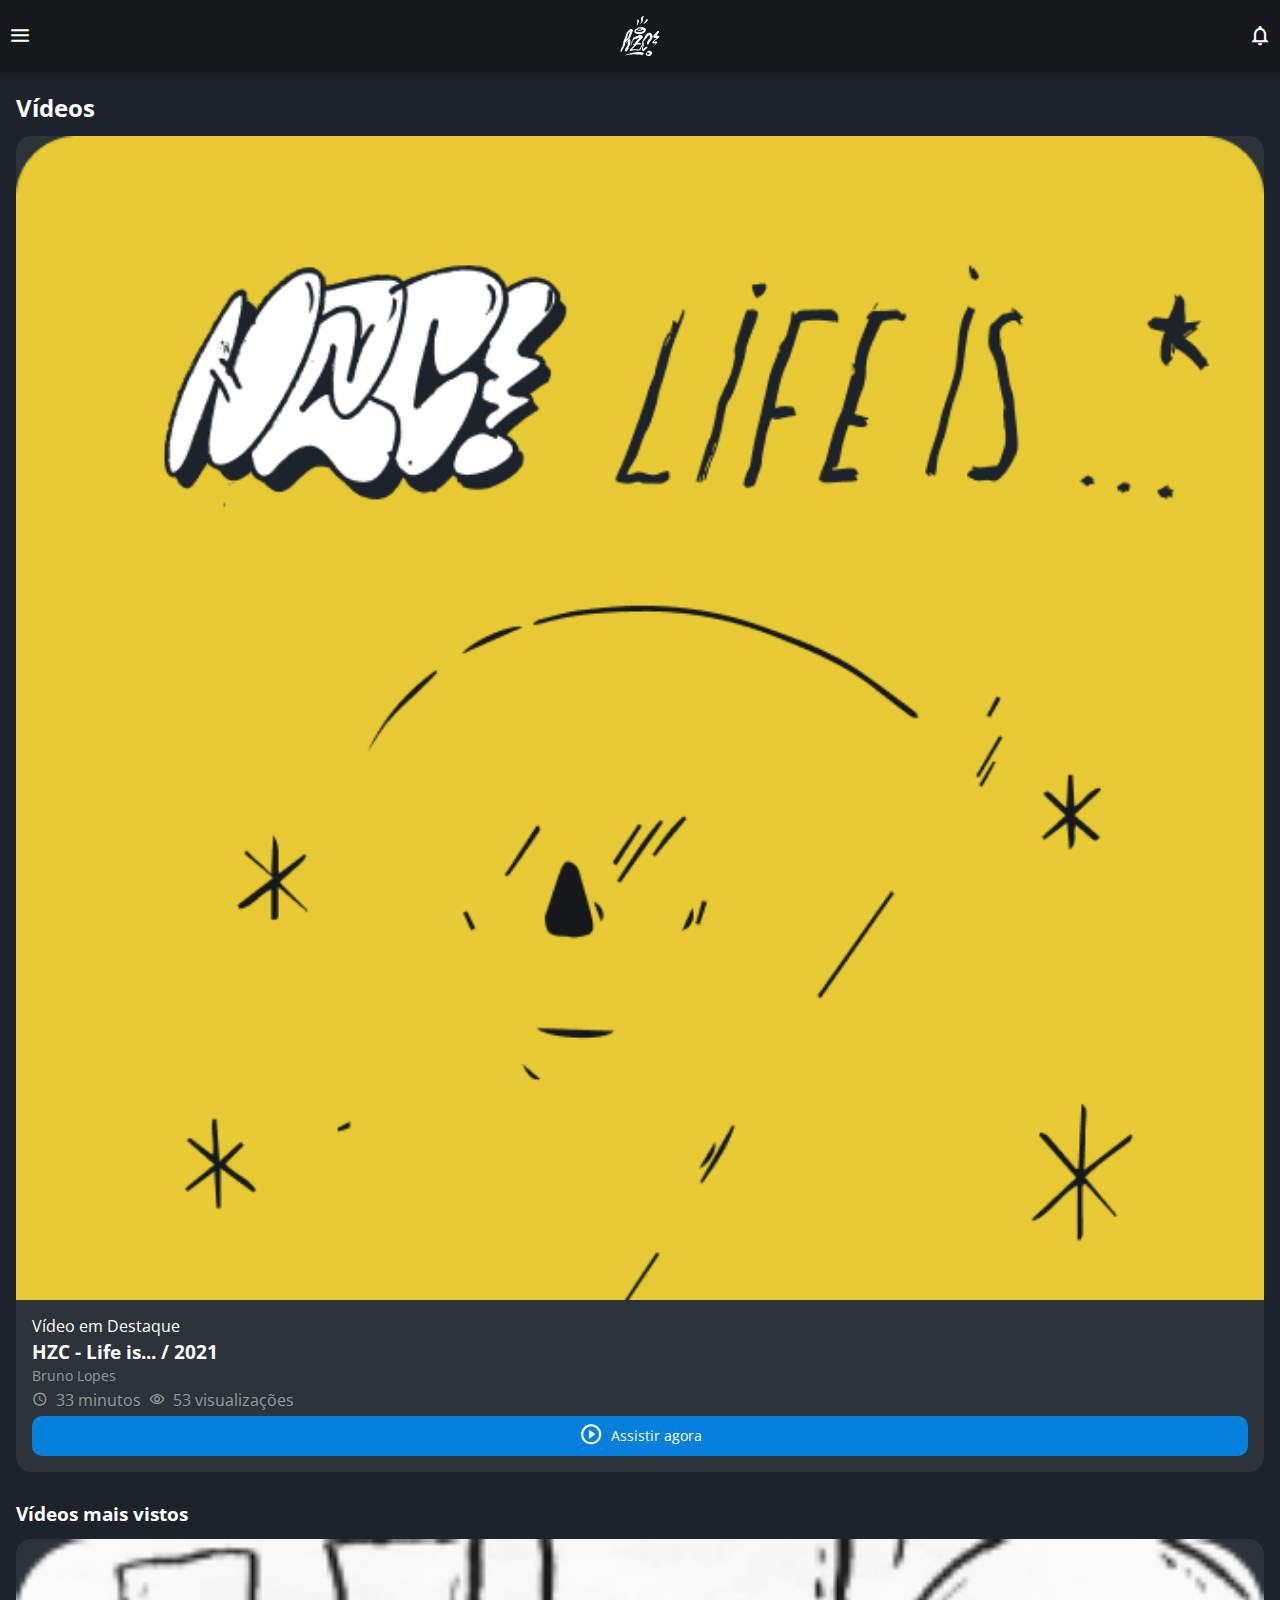
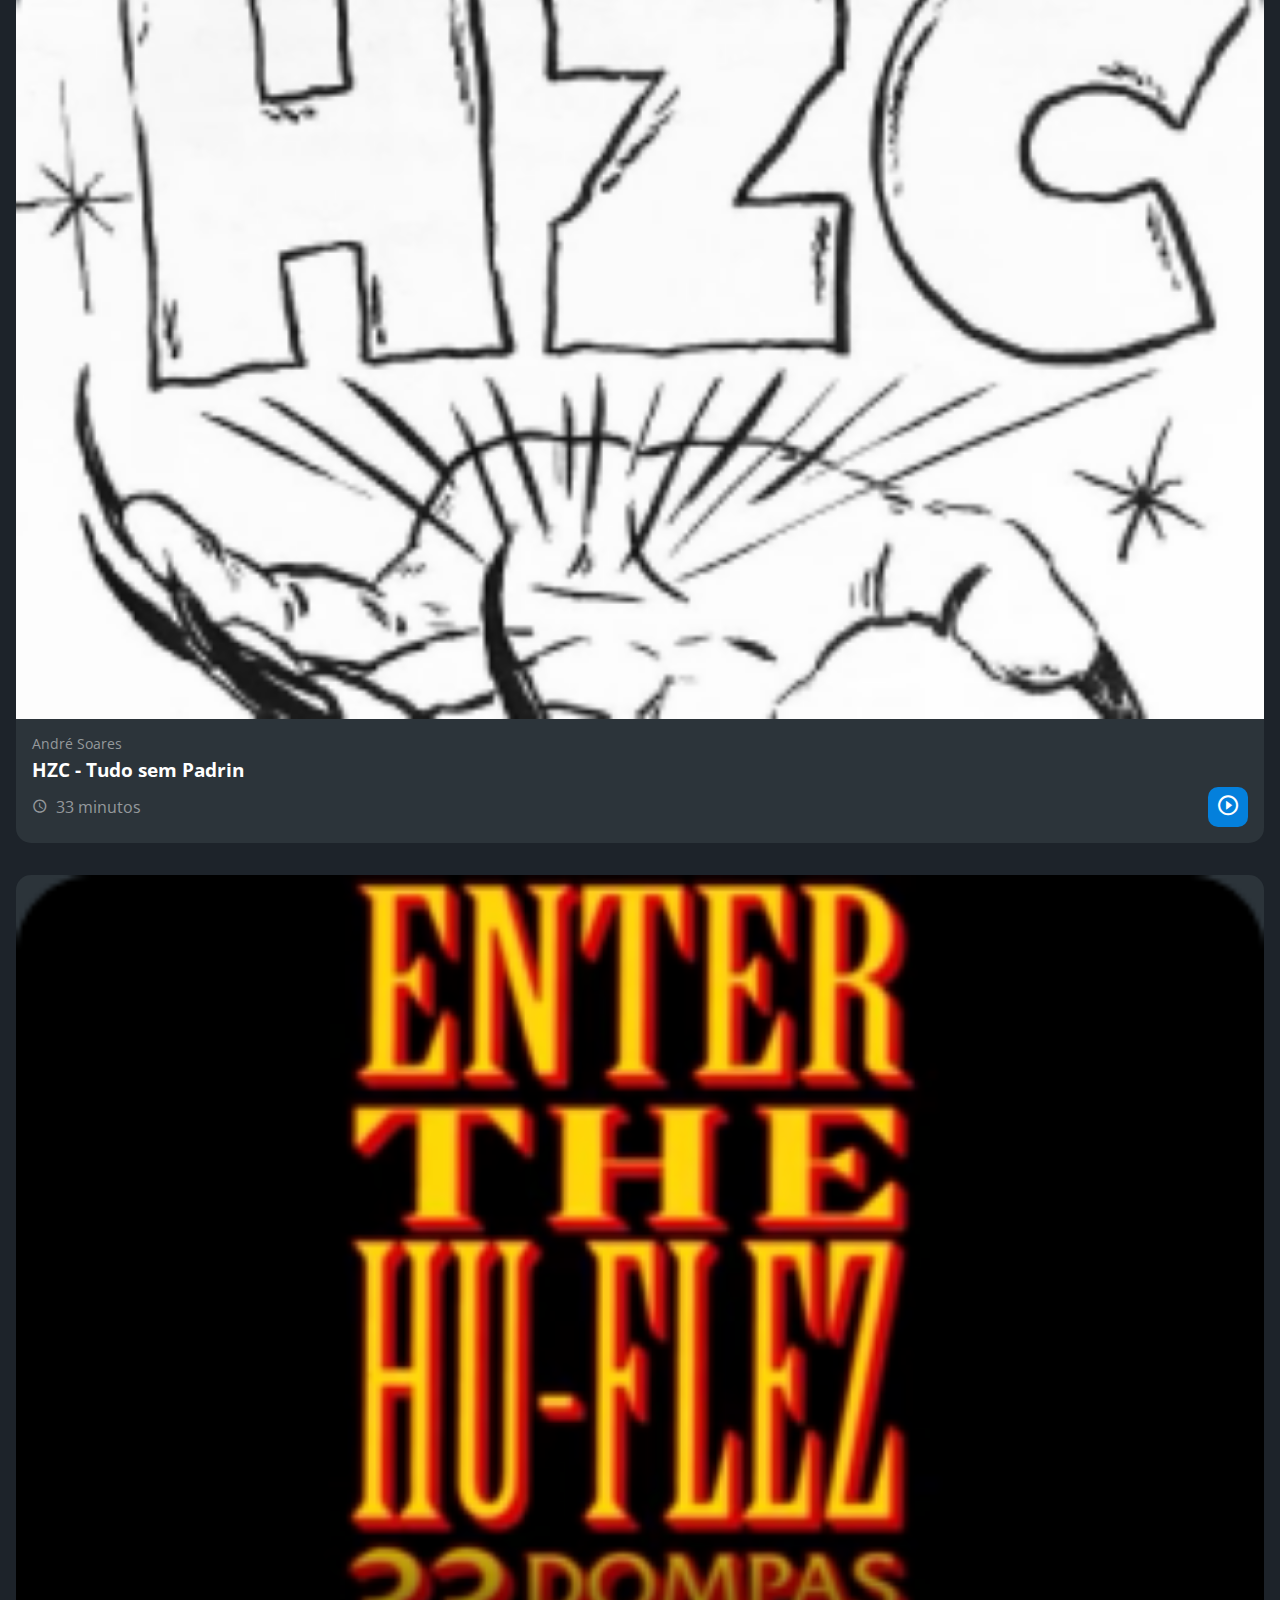
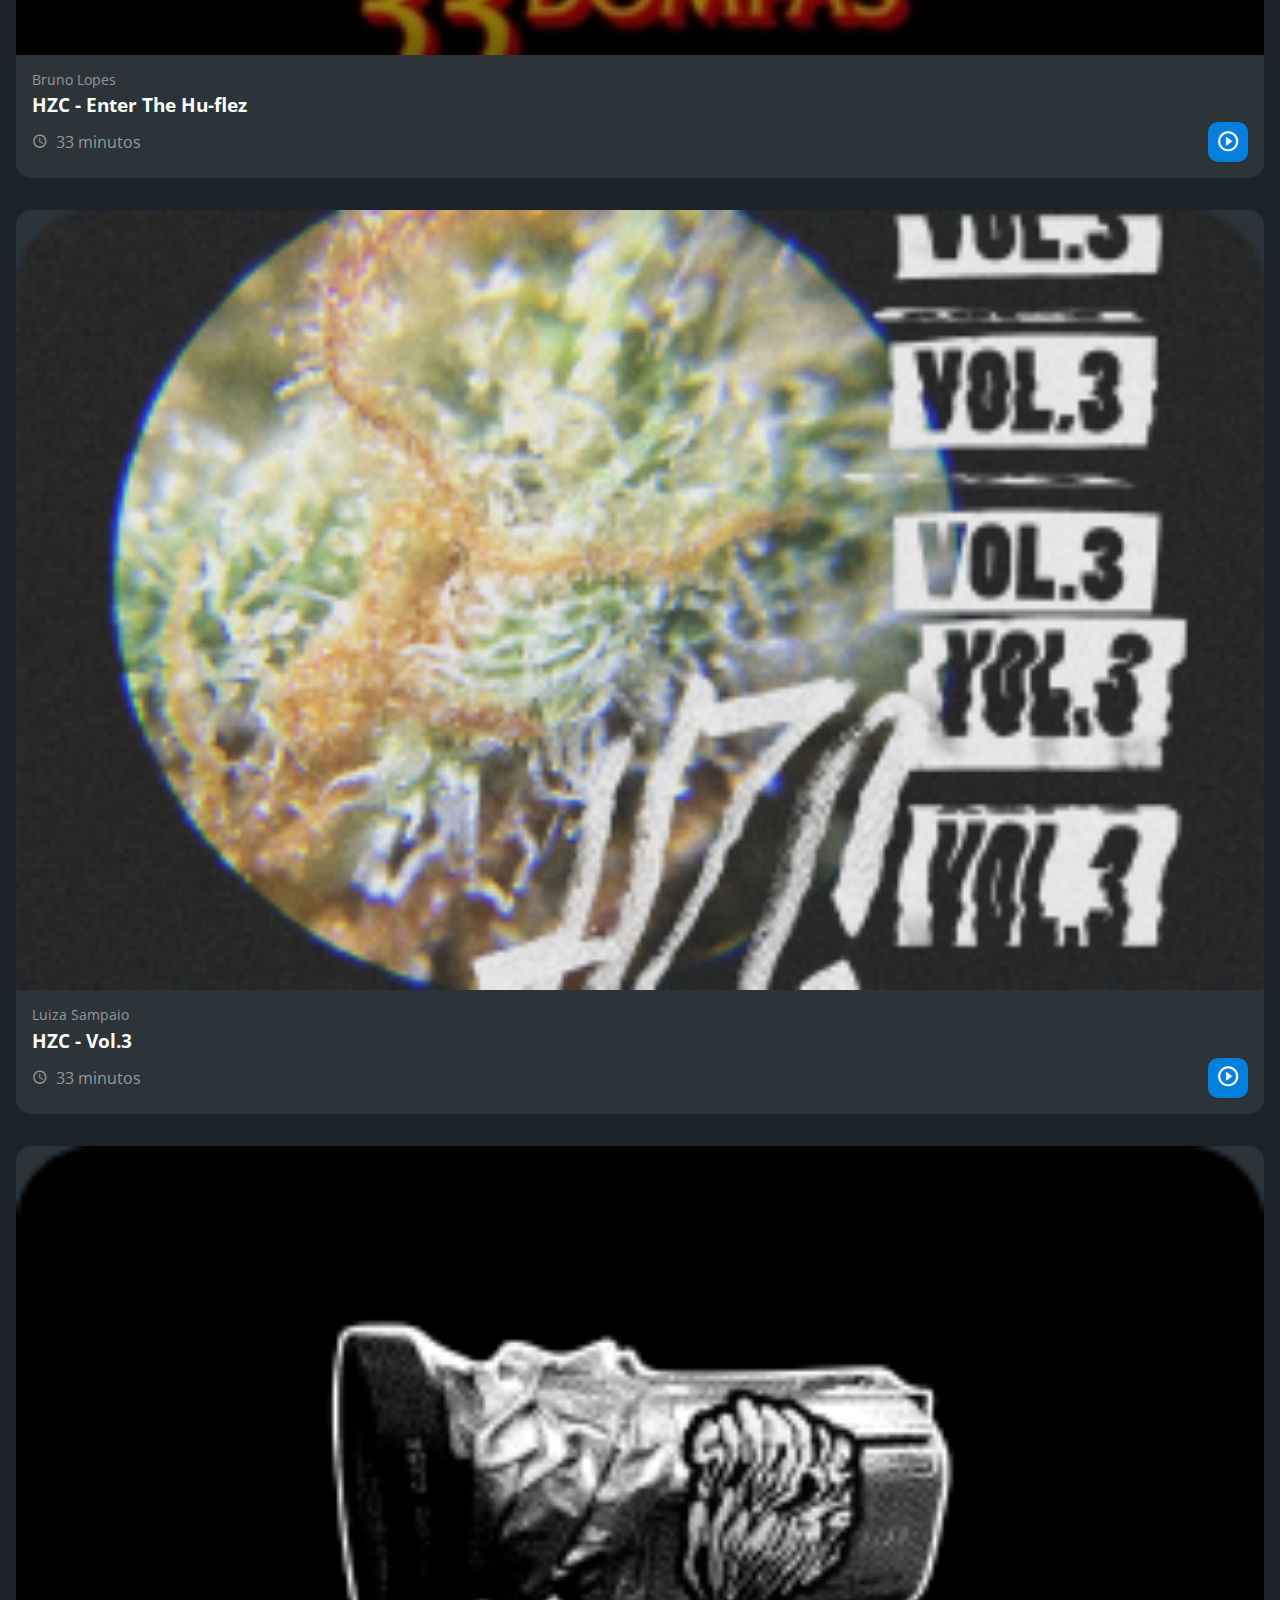
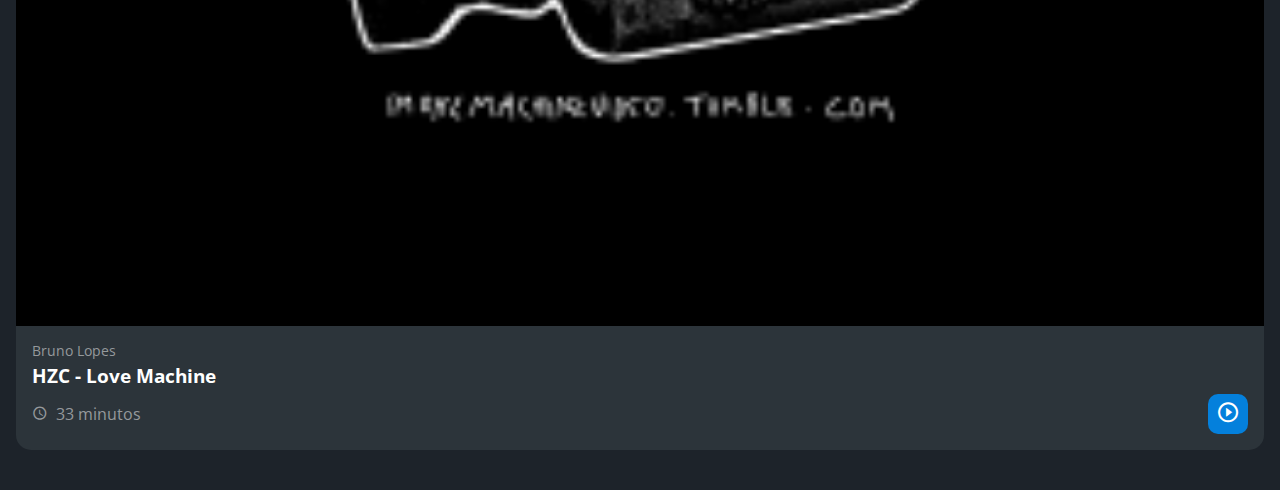
<file: videos.html>
<!DOCTYPE html>
<html>
	<head>
		<meta charset="utf-8">
		<meta name="viewport" content="width=device-width, initial-scale=1">
		<title>HZC | Home</title>

		<link rel="preconnect" href="https://fonts.googleapis.com">
		<link rel="preconnect" href="https://fonts.gstatic.com" crossorigin>
		<link rel="stylesheet" href="https://fonts.googleapis.com/css2?family=Open+Sans:wght@400;600;700&display=swap">
		<link rel="stylesheet" href="assets/css/reset.css">
		<link rel="stylesheet" href="assets/css/stylos.css">
	</head>
	<body>
		<header class="header">
			<button class="header__menu" aria-label="menu"><i></i></button>
			<img src="assets/img/logo.svg" alt="Logotipo da HZC" class="header__logo">
			<p class="header__perfil">Bruno Lopes</p>
			<button class="header__notificacao" aria-label="Notificação"><i></i></button>
		</header>

		<nav class="menu-lateral">
			<img src="assets/img/logo.svg" alt="Logotipo da HZC" class="menu-lateral__logo">
			<a href="index.html" class="menu-lateral__link menu-lateral__link--inicio menu-lateral__link--ativo">Início</a>
			<a href="videos.html" class="menu-lateral__link menu-lateral__link--videos">Videos</a>
			<a href="pico.html" class="menu-lateral__link menu-lateral__link--picos">Picos</a>
			<a href="#" class="menu-lateral__link menu-lateral__link--integrantes">Integrantes</a>
			<a href="#" class="menu-lateral__link menu-lateral__link--camisa">Camisa</a>
			<a href="#" class="menu-lateral__link menu-lateral__link--pinturas">Pinturas</a>
		</nav>

		<main class="principal">
			<h2 class="titulo-principal">Vídeos</h2>

			<article class="cartao cartao--destaque destaque-video">
				<img src="assets/img/banner-mobile_1.png" alt="Banner do Cartao" class="cartao__imagem cartao__imagem--mobile">
				<img src="assets/img/banner_1.png" alt="Banner do Cartao" class="cartao__imagem cartao__imagem--desktop">

				<div class="cartao__conteudo">
					<p class="cartao__destaque">Vídeo em Destaque</p>
					<h3 class="cartao__titulo">HZC - Life is... / 2021</h3>
					<p class="cartao__perfil">Bruno Lopes</p>
					<p class="cartao__info cartao__info--tempo">33 minutos</p>
					<p class="cartao__info cartao__info--visu">53 visualizações</p>
					<button class="cartao__botao cartao__botao--play cartao__botao--destaque">Assistir agora</button>
				</div>
			</article>

			<article class="cartao cartao--recentes video-recente">
				<h3 class="cartao__titulo">Favoritos</h3>
				<a href="#" class="cartao__link">Ver todos</a>
				<ul class="cartao__lista">
					<li class="cartao__item">
						<img src="assets/img/miniatura_1.png" alt="Thumbnail" class="cartao__item-thumbnail">
						<h4 class="cartao_item-titulo">HZC - Love Machine</h4>
						<p class="cartao__item-perfil">Júlia Fonseca</p>
					</li>
					<li class="cartao__item">
						<img src="assets/img/miniatura_2.png" alt="Thumbnail" class="cartao__item-thumbnail">
						<h4 class="cartao_item-titulo">HZC - Vol.3</h4>
						<p class="cartao__item-perfil">Júlia Fonseca</p>
					</li>
					<li class="cartao__item">
						<img src="assets/img/miniatura_3.png" alt="Thumbnail" class="cartao__item-thumbnail">
						<h4 class="cartao_item-titulo">HZC - Pescaria na Urca</h4>
						<p class="cartao__item-perfil">Júlia Fonseca</p>
					</li>
					<li class="cartao__item">
						<img src="assets/img/miniatura_4.png" alt="Thumbnail" class="cartao__item-thumbnail">
						<h4 class="cartao_item-titulo">Vidalcoagi - Guerreiros do Asfalto</h4>
						<p class="cartao__item-perfil">Júlia Fonseca</p>
					</li>
					<li class="cartao__item">
						<img src="assets/img/miniatura_5.png" alt="Thumbnail" class="cartao__item-thumbnail">
						<h4 class="cartao_item-titulo">Vidalocagi - Não importa o nível</h4>
						<p class="cartao__item-perfil">Júlia Fonseca</p>
					</li>
				</ul>
			</article>

			<section class="secao secao-videos">
					<h3 class="titulo-secao">Vídeos mais vistos</h3>

				<article class="cartao cartao--destaque">
					<img src="assets/img/video_1.png" alt="video" class="cartao__imagem">

					<div class="cartao__conteudo">
						<p class="cartao__perfil">André Soares</p>
						<h3 class="cartao__titulo">HZC - Tudo sem Padrin</h3>
						<p class="cartao__info cartao__info--tempo">33 minutos</p>
						<button class="cartao__botao cartao__botao--play" aria-label="Assistir agora"></button>
					</div>
				</article>

				<article class="cartao cartao--destaque">
					<img src="assets/img/video_2.png" alt="video" class="cartao__imagem">

					<div class="cartao__conteudo">
						<p class="cartao__perfil">Bruno Lopes</p>
						<h3 class="cartao__titulo">HZC - Enter The Hu-flez</h3>
						<p class="cartao__info cartao__info--tempo">33 minutos</p>
						<button class="cartao__botao cartao__botao--play" aria-label="Assistir agora"></button>
					</div>
				</article>

				<article class="cartao cartao--destaque">
					<img src="assets/img/video_3.png" alt="video" class="cartao__imagem">

					<div class="cartao__conteudo">
						<p class="cartao__perfil">Luiza Sampaio</p>
						<h3 class="cartao__titulo">HZC - Vol.3</h3>
						<p class="cartao__info cartao__info--tempo">33 minutos</p>
						<button class="cartao__botao cartao__botao--play" aria-label="Assistir agora"></button>
					</div>
				</article>

				<article class="cartao cartao--destaque">
					<img src="assets/img/video_4.png" alt="video" class="cartao__imagem">

					<div class="cartao__conteudo">
						<p class="cartao__perfil">Bruno Lopes</p>
						<h3 class="cartao__titulo">HZC - Love Machine</h3>
						<p class="cartao__info cartao__info--tempo">33 minutos</p>
						<button class="cartao__botao cartao__botao--play" aria-label="Assistir agora"></button>
					</div>
				</article>
			</section>
		</main>

		<script type="text/javascript" src="script.js"></script>
	</body>
</html>
</file>
<file: assets/css/stylos.css>
@font-face {
    font-family: 'icones';
    src: url(../font/icones.ttf);
}

body{
	background-color: #1D232A;
	font-family: "Open Sans", icones, sans-serif;
	color: #FFFFFF;
}

@media screen and (min-width:  1440px){
	body{
		display: grid;
		grid-template-columns: auto 1fr;
	}
}

.header {
	display: flex;
	justify-content: space-between;
	align-items: center;
	background-color: #15191C;
	padding: 16px 8px;
	box-shadow: 0px 4px 4px rgba(0, 0, 0, 0.16);
}

.header__menu i::before {
	content: "\e904";
	font-size: 24px;
}

.header__notificacao::before{
	content: "\e906";
	font-size: 24px;
}

.header__logo {
	width: 40px;
}

.header__perfil{
	display: none;
}

@media screen and (min-width: 1440px){
	.header{
		background-color: #1D232A;
		display: grid;
		grid-template-columns: 1fr auto;
		column-gap: 32px;
		padding: 16px 60px;
		height: 80px;
		box-sizing: border-box;
		grid-column: 2;
	}

	.header__menu{
		display: none;
	}

	.header__logo{
		display: none;
	}

	.header__perfil{
		display: grid;
		grid-template-columns: repeat(3, auto);
		column-gap: 8px;
		align-items: center;
		justify-self: flex-end;
		color: #95999C;
		padding: 8px 32px;
		border-right: 1px solid #95999C;
	}

	.header__perfil:before {
		content: "";
		display: block;
		width: 32px;
		height: 32px;
		background-image: url(../img/profile_2.png);
		background-size: contain;
		background-repeat: no-repeat;
		background-position: center;
	}

	.header__perfil:after{
		content: "\e90d";
		color: #FFFFFF;
		font-size: 1.5rem;
	}
}

.menu-lateral{
	display: flex;
	flex-direction: column;
	background-color: #15191C;
	width: 75vw;
	height: 100vh;

	position: absolute;
	left: -100vw;
	transition: left 500ms
}

.menu-lateral--ativo{
	left: 0;
}

.menu-lateral__logo{
	align-self: center;
	width: 118px;
	padding: 16px;
}

.menu-lateral__link {
	height: 64px;
	color: #95999C;
	padding-left: 64px;
	display: flex;
	align-items: center;
}

.menu-lateral__link:before {
	content: "\e900";
	width: 24px;
	height: 24px;
	font-size: 24px;
	position: absolute;
	left: 24px;
}

.menu-lateral__link:hover {
	color: #FFFFFF;
	padding-left: 56px;
	border-left: 8px solid #FFFFFF;
}

.menu-lateral__link--inicio::before{
	content: "\e902";
}

.menu-lateral__link--videos::before{
	content: "\e90e";
}

.menu-lateral__link--picos::before{
	content: "\e909";
}

.menu-lateral__link--integrantes::before{
	content: "\e903";
}

.menu-lateral__link--camisa::before{
	content: "\e900";
}

.menu-lateral__link--pinturas::before{
	content: "\e90a";
}

@media screen and (min-width: 1440px){
	.menu-lateral{
		position: static;
		width: 200px;
		grid-column: 1;
		grid-row: 1 / span 2;
	}
}

.principal{
	padding: 24px 16px;
	display: grid;
	gap: 16px;
}

.titulo-principal{
	font-size: 1.5rem;
	font-weight: 700;
}

.titulo-secao{
	font-size: 1.2rem;
	font-weight: 700;
}

@media screen and (min-width: 1440px){
	.principal{
		display: grid;
		grid-template-columns: auto 1fr auto;
		grid-template-areas:
			"titulo-principal titulo-principal titulo-principal"
			"destaque-video destaque-video video-recente"
			"secao-videos secao-videos secao-videos"
			"produto-recente destaque-produto destaque-produto"
			"secao-produto secao-produto secao-produto"
		;
		column-gap: 32px;
		padding: 16px 60px;
		grid-column: 2;
	}

	.titulo-secao{
		grid-column: span 4;
	}

}

.cartao__imagem--desktop{
	display: none;
}

.cartao--destaque{
	margin-bottom: 16px;
}

.cartao{
	width: 100%;
	border-radius: 15px;
	overflow: hidden;
	background-color: #2C343A;
}

.cartao__conteudo{
	padding: 16px;
	display: grid;
	grid-template-columns: auto 1fr;
	grid-gap: 8px;
}

.cartao__titulo{
	font-size: 1.2rem;
	font-weight: 700;
	grid-column: span 2;
}

.cartao__destaque{
	grid-column: span 2;
}

.cartao__perfil{
	color: #95999C;
	font-size: 0.9rem;
	grid-column: span 2;
}

.cartao__info{
	display: flex;
	align-items: center;
	color: #95999C;
}

.cartao__info--tempo:before {
	content: "\e90c";
	margin-right: 8px;
}

.cartao__info--preco:before {
	content: "\e905";
	margin-right: 8px;
}

.cartao__info--visu:before {
	content: "\e90f";
	margin-right: 8px;
}

.cartao__botao {
	display: flex;
	justify-content: center;
	align-items: center;
	background-color: #0480DC;
	width: 40px;
	height: 40px;
	border-radius: 10px;
	font-size: 0.9rem;
	justify-self: flex-end;
	cursor: pointer;
}

.cartao__botao--play:before{
	content: "\e90b";
	font-size: 24px;
}

.cartao__botao--pico:before{
	content: "\e908";
	font-size: 24px;	
}

.cartao__botao--destaque{
	width: 100%;
	grid-column: span 2;
}

.cartao__botao--destaque:before{
	margin-right: 8px;
}


.cartao__botao--compra:before{
	content: "\e901";
	font-size: 24px;
}

.cartao--recentes{
	display: none;
}

@media screen and (min-width: 1440px){

	.cartao--destaque{
		margin-bottom: 0;
	}

	.cartao__imagem--mobile{
		display: none;
	}

	.cartao__imagem--desktop{
		display: block;
	}

	.cartao--recentes{
		display: grid;
		grid-template-columns: auto auto;
		align-items: center;
		row-gap: 24px;
		width: 256px;
		padding: 16px;
		box-sizing: border-box;
		align-self: flex-start;
	}

	.cartao__botao--destaque{
		grid-column: auto;
		padding: 16px 8px;
	}

	.cartao--recentes .cartao__titulo{
		grid-column: auto;
	}

	.cartao__link {
		font-size: 0.8rem;
		font-weight: 600;
		color: #0480DC;
		justify-self: flex-end;
	}

	.cartao__lista{
		display: grid;
		row-gap: 16px;
		grid-column: span 2;
	}

	.cartao__item{
		display: grid;
		grid-template-columns: auto 1fr;
		gap: 8px;
	}

	.cartao__item-thumbnail{
		width: 32px;
		grid-row: span 2;
	}

	.cartao__item-titulo{
		font-size: 0.9rem;
		line-height: 1.2rem;
		font-weight: 700;
	}

	.cartao__item-perfil{
		font-size: 0.8rem;
		color: #95999C;
	}
}

.secao{
	display: grid;
	gap: 16px;
}

@media screen and (min-width: 1440px){
	.secao{
		grid-template-columns: repeat(4, 1fr);
	}

	.titulo-principal{
	grid-area: titulo-principal;
	}

	.destaque-video{
		grid-area: destaque-video;
	}

	.video-recente{
		grid-area: video-recente;
	}

	.secao-videos{
		grid-area: secao-videos;
	}

	.produto-recente{
		grid-area: produto-recente;
	}

	.destaque-produto{
		grid-area: destaque-produto;
	}

	.secao-produto{
		grid-area: secao-produto;
	}
}
</file>
<file: assets/css/_pico.css>
@font-face {
    font-family: 'icones';
    src: url(../font/icones.ttf);
}

body{
	background-color: #1D232A;
	font-family: "Open Sans", icones, sans-serif;
	color: #FFFFFF;
}

@media screen and (min-width:  1440px){
	body{
		display: grid;
		grid-template-columns: auto 1fr;
	}
}

.header {
	display: flex;
	justify-content: space-between;
	align-items: center;
	background-color: #15191C;
	padding: 16px 8px;
	box-shadow: 0px 4px 4px rgba(0, 0, 0, 0.16);
}

.header__menu i::before {
	content: "\e904";
	font-size: 24px;
}

.header__notificacao::before{
	content: "\e906";
	font-size: 24px;
}

.header__logo {
	width: 40px;
}

.header__perfil{
	display: none;
}

@media screen and (min-width: 1440px){
	.header{
		background-color: #1D232A;
		display: grid;
		grid-template-columns: 1fr auto;
		column-gap: 32px;
		padding: 16px 60px;
		height: 80px;
		box-sizing: border-box;
		grid-column: 2;
	}

	.header__menu{
		display: none;
	}

	.header__logo{
		display: none;
	}

	.header__perfil{
		display: grid;
		grid-template-columns: repeat(3, auto);
		column-gap: 8px;
		align-items: center;
		justify-self: flex-end;
		color: #95999C;
		padding: 8px 32px;
		border-right: 1px solid #95999C;
	}

	.header__perfil:before {
		content: "";
		display: block;
		width: 32px;
		height: 32px;
		background-image: url(../img/profile_2.png);
		background-size: contain;
		background-repeat: no-repeat;
		background-position: center;
	}

	.header__perfil:after{
		content: "\e90d";
		color: #FFFFFF;
		font-size: 1.5rem;
	}
}

.menu-lateral{
	display: flex;
	flex-direction: column;
	background-color: #15191C;
	width: 75vw;
	height: 100vh;

	position: absolute;
	left: -100vw;
	transition: left 500ms
}

.menu-lateral--ativo{
	left: 0;
}

.menu-lateral__logo{
	align-self: center;
	width: 118px;
	padding: 16px;
}

.menu-lateral__link {
	height: 64px;
	color: #95999C;
	padding-left: 64px;
	display: flex;
	align-items: center;
}

.menu-lateral__link:before {
	content: "\e900";
	width: 24px;
	height: 24px;
	font-size: 24px;
	position: absolute;
	left: 24px;
}

.menu-lateral__link:hover {
	color: #FFFFFF;
	padding-left: 56px;
	border-left: 8px solid #FFFFFF;
}

.menu-lateral__link--inicio::before{
	content: "\e902";
}

.menu-lateral__link--videos::before{
	content: "\e90e";
}

.menu-lateral__link--picos::before{
	content: "\e909";
}

.menu-lateral__link--integrantes::before{
	content: "\e903";
}

.menu-lateral__link--camisa::before{
	content: "\e900";
}

.menu-lateral__link--pinturas::before{
	content: "\e90a";
}

@media screen and (min-width: 1440px){
	.menu-lateral{
		position: static;
		width: 200px;
		grid-column: 1;
		grid-row: 1 / span 2;
	}
}

.principal{
	padding: 24px 16px;
	display: grid;
	gap: 16px;
}

.titulo-principal{
	font-size: 1.5rem;
	font-weight: 700;
}

.titulo-secao{
	font-size: 1.2rem;
	font-weight: 700;
}

@media screen and (min-width: 1440px){
	.principal{
		display: grid;
		grid-template-columns: auto 1fr auto;
		grid-template-areas:
			"destaque-video destaque-video video-recente"
			"secao-videos secao-videos  video-recente"
			"produto-recente destaque-produto  video-recente"
			"secao-produto secao-produto secao-produto"
		;
		column-gap: 32px;
		padding: 50px 60px;
		grid-column: 2;
	}

	.titulo-secao{
		grid-column: span 4;
	}

}

.cartao__imagem--desktop{
	display: none;
}

.cartao--destaque{
	margin-bottom: 16px;
}

.cartao{
	width: 100%;
	border-radius: 15px;
	overflow: hidden;
}

.pico{
    background-color: #2C343A;
}

.cartao__conteudo{
	padding: 16px;
	display: grid;
	grid-template-columns: auto 1fr;
	grid-gap: 8px;
}

.cartao__titulo{
	font-size: 1rem;
	font-weight: 700;
	grid-column: span 2;
    grid-row: 2;
}

.cartao__destaque{
	grid-column: span 2;
    
}

.cartao__perfil{
	color: #95999C;
	font-size: 0.7rem;
	grid-column: span 2;
}

.cartao__info{
	display: flex;
	align-items: center;
	color: #95999C;
    font-size: 0.8rem;
    grid-row: 3;
}

.cartao__info--tempo:before {
	content: "\e90c";
	margin-right: 8px;
}

.cartao__info--preco:before {
	content: "\e905";
	margin-right: 8px;
}

.cartao__info--visu:before {
	content: "\e90f";
	margin-right: 8px;
}

.cartao__botao {
	display: flex;
	justify-content: center;
	align-items: center;
	background-color: #0480DC;
	width: 40px;
	height: 40px;
	border-radius: 10px;
	font-size: 0.9rem;
	justify-self: flex-end;
	cursor: pointer;
    grid-row: 3;
}

.cartao__botao--play:before{
	content: "\e90b";
	font-size: 24px;
}

.cartao__botao--pico:before{
	content: "\e908";
	font-size: 24px;	
}

.cartao__botao--destaque{
	width: 100%;
	grid-column: span 2;
}

.cartao__botao--destaque:before{
	margin-right: 8px;
}


.cartao__botao--compra:before{
	content: "\e901";
	font-size: 24px;
}

.cartao--recentes{
	display: none;
}

@media screen and (min-width: 1440px){

	.cartao--destaque{
		margin-bottom: 0;
	}

	.cartao__imagem--mobile{
		display: none;
	}

	.cartao__imagem--desktop{
		display: block;
	}

	.cartao--recentes{
		display: flex;
        flex-wrap: wrap;
        flex-direction: column;
		align-items: center;
		row-gap: 24px;
		width: 256px;
		padding-bottom: 16px;
        padding-left: 16px;
        padding-right: 16px;
        padding-top: 0;
		box-sizing: border-box;
		align-self: flex-start;
	}

	.cartao__botao--destaque{
		grid-column: auto;
		padding: 16px 8px;
	}

	.cartao--recentes .cartao__titulo{
		grid-column: auto;
	}

	.cartao__link {
		font-size: 0.8rem;
		font-weight: 600;
		color: #0480DC;
		justify-self: flex-end;
	}

	.cartao__lista{
		display: grid;
		row-gap: 16px;
		grid-column: span 2;
	}

	.cartao__item{
		display: grid;
		grid-template-columns: auto 1fr;
		gap: 8px;
	}

	.cartao__item-thumbnail{
		width: 32px;
		grid-row: span 2;
	}

	.cartao__item-titulo{
		font-size: 0.9rem;
		line-height: 1.2rem;
		font-weight: 700;
	}

	.cartao__item-perfil{
		font-size: 0.8rem;
		color: #95999C;
	}
}

.secao{
	display: grid;
	gap: 16px;
}

@media screen and (min-width: 1440px){
	.secao{
		grid-template-columns: repeat(4, 1fr);
	}

	.titulo-principal{
	grid-area: titulo-principal;
	}

	.destaque-video{
		grid-area: destaque-video;
	}

	.video-recente{
		grid-area: video-recente;
	}

	.secao-videos{
		grid-area: secao-videos;
	}

	.produto-recente{
		grid-area: produto-recente;
	}

	.destaque-produto{
		grid-area: destaque-produto;
	}

	.secao-produto{
		grid-area: secao-produto;
	}
}
</file>
